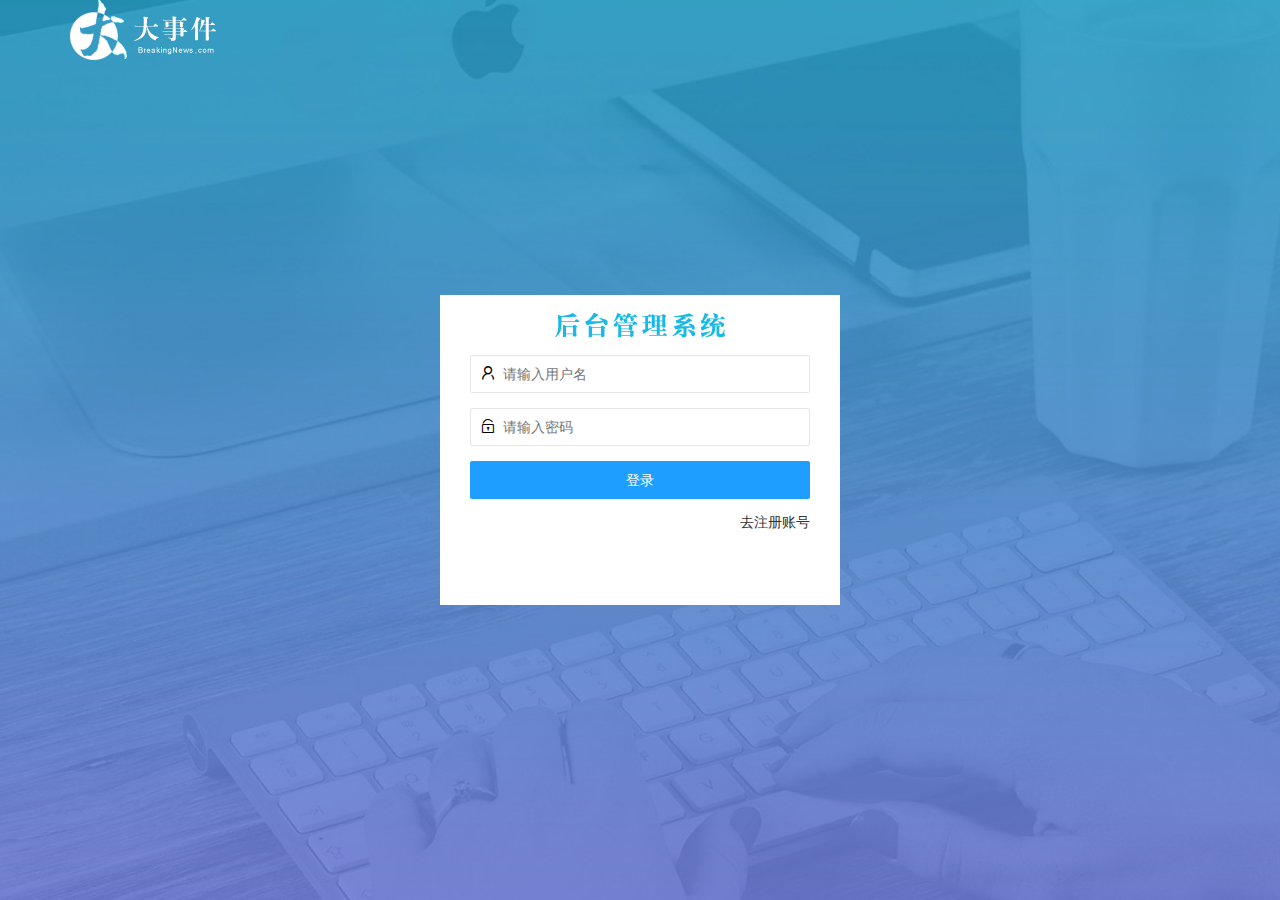
<file: login.html>
<!DOCTYPE html>
<html lang="en">

<head>
    <meta charset="UTF-8">
    <meta http-equiv="X-UA-Compatible" content="IE=edge">
    <meta name="viewport" content="width=device-width, initial-scale=1.0">
    <title>Document</title>
    <link rel="stylesheet" href="./assets/lib/layui/css/layui.css">
    <link rel="stylesheet" href="./assets/css/login.css">
</head>

<body>
    <!-- logo -->
    <div class="layui-main">
        <img src="/assets/images/logo.png" alt="">
    </div>
    <!-- 登录框 -->
    <div class="denglu">
        <div class="title-box"></div>
        <!-- 登录 -->
        <div class="login-box">
            <form class="layui-form" id="form-login" action="">
                <!-- 用户名 -->
                <div class="layui-form-item">
                    <i class="layui-icon layui-icon-username"></i>
                    <input type="text" name="username" required lay-verify="required" placeholder="请输入用户名"
                        autocomplete="off" class="layui-input" lay-verify="required">
                </div>
                <!-- 密码 -->
                <div class="layui-form-item">
                    <i class="layui-icon layui-icon-password"></i>
                    <input type="password" name="password" required lay-verify="required" placeholder="请输入密码"
                        autocomplete="off" class="layui-input" lay-verify="required">
                </div>
                <div class="layui-form-item">
                    <button class="layui-btn layui-btn-fluid layui-btn-normal" lay-submit>登录</button>
                </div>
                <div class="layui-form-item links">
                    <a href="javasript:;" id="link-reg">去注册账号</a>
                </div>
            </form>
        </div>



        <div class="reg-box">

            <form class="layui-form" id="form-reg" action="">
                <div class="layui-form-item">
                    <i class="layui-icon layui-icon-username"></i>
                    <input type="text" name="username" required lay-verify="required" placeholder="请输入用户名"
                        autocomplete="off" class="layui-input" lay-verify="required">
                </div>
                <div class="layui-form-item">
                    <i class="layui-icon layui-icon-password"></i>
                    <input type="password" name="password" required lay-verify="requiredshu|pwd" placeholder="请输入密码"
                        autocomplete="off" class="layui-input" lay-verify="required">
                </div>
                <div class="layui-form-item">
                    <i class="layui-icon layui-icon-password"></i>
                    <input type="password" name="repassword" required lay-verify="required|pwd|repwd" placeholder="确认密码"
                        autocomplete="off" class="layui-input" lay-verify="required">
                </div>
                <div class="layui-form-item">
                    <button class="layui-btn layui-btn-fluid layui-btn-normal" lay-submit>立即注册</button>
                </div>
                <div class="layui-form-item links">
                    <a href="javasript:;" id="link-login">去登录</a>
                </div>
            </form>
        </div>
    </div>
    <script src="./assets/lib/layui/layui.all.js"></script>
    <script src="./assets/lib/jquery.js"></script>
    <script src="./assets/js/baseAPI.js"></script>
    <script src="./assets/js/login.js"></script>
</body>

</html>
</file>
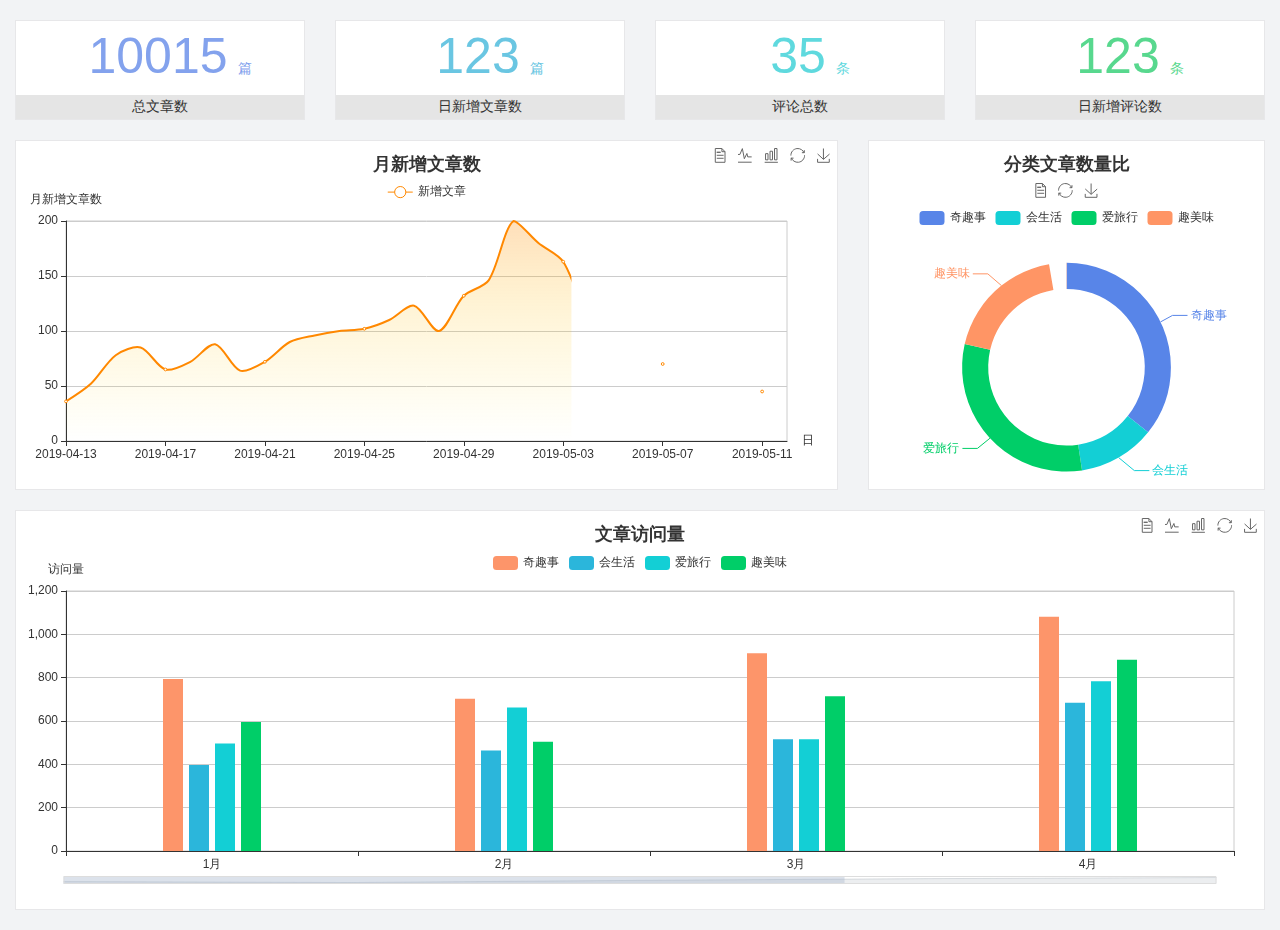
<file: home/dashboard.html>
<!DOCTYPE html>
<html lang="en">

<head>
  <meta charset="UTF-8">
  <meta name="viewport" content="width=device-width, initial-scale=1.0">
  <meta http-equiv="X-UA-Compatible" content="ie=edge">
  <title>图表统计</title>
  <link rel="stylesheet" href="../../assets/lib/bootstrap.css" />
  <link rel="stylesheet" href="../../assets/lib/main.css" />
  <script src="../../assets/lib/jquery.js"></script>
  <script type="text/javascript" src="../../assets/lib/echarts.min.js"></script>
</head>

<body>
  <div class="container-fluid">
    <div class="row spannel_list">
      <div class="col-sm-3 col-xs-6">
        <div class="spannel">
          <em>10015</em><span>篇</span>
          <b>总文章数</b>
        </div>
      </div>
      <div class="col-sm-3 col-xs-6">
        <div class="spannel scolor01">
          <em>123</em><span>篇</span>
          <b>日新增文章数</b>
        </div>
      </div>
      <div class="col-sm-3 col-xs-6">
        <div class="spannel scolor02">
          <em>35</em><span>条</span>
          <b>评论总数</b>
        </div>
      </div>
      <div class="col-sm-3 col-xs-6">
        <div class="spannel scolor03">
          <em>123</em><span>条</span>
          <b>日新增评论数</b>
        </div>
      </div>
    </div>
  </div>

  <div class="container-fluid">
    <div class="row curve-pie">
      <div class="col-lg-8 col-md-8">
        <div class="gragh_pannel" id="curve_show"></div>
      </div>
      <div class="col-lg-4 col-md-4">
        <div class="gragh_pannel" id="pie_show"></div>
      </div>
    </div>
  </div>

  <div class="container-fluid">
    <div class="column_pannel" id="column_show"></div>
  </div>

  <script>
    var oChart = echarts.init(document.getElementById('curve_show'));
    var aList_all = [
      { 'count': 36, 'date': '2019-04-13' },
      { 'count': 52, 'date': '2019-04-14' },
      { 'count': 78, 'date': '2019-04-15' },
      { 'count': 85, 'date': '2019-04-16' },
      { 'count': 65, 'date': '2019-04-17' },
      { 'count': 72, 'date': '2019-04-18' },
      { 'count': 88, 'date': '2019-04-19' },
      { 'count': 64, 'date': '2019-04-20' },
      { 'count': 72, 'date': '2019-04-21' },
      { 'count': 90, 'date': '2019-04-22' },
      { 'count': 96, 'date': '2019-04-23' },
      { 'count': 100, 'date': '2019-04-24' },
      { 'count': 102, 'date': '2019-04-25' },
      { 'count': 110, 'date': '2019-04-26' },
      { 'count': 123, 'date': '2019-04-27' },
      { 'count': 100, 'date': '2019-04-28' },
      { 'count': 132, 'date': '2019-04-29' },
      { 'count': 146, 'date': '2019-04-30' },
      { 'count': 200, 'date': '2019-05-01' },
      { 'count': 180, 'date': '2019-05-02' },
      { 'count': 163, 'date': '2019-05-03' },
      { 'count': 110, 'date': '2019-05-04' },
      { 'count': 80, 'date': '2019-05-05' },
      { 'count': 82, 'date': '2019-05-06' },
      { 'count': 70, 'date': '2019-05-07' },
      { 'count': 65, 'date': '2019-05-08' },
      { 'count': 54, 'date': '2019-05-09' },
      { 'count': 40, 'date': '2019-05-10' },
      { 'count': 45, 'date': '2019-05-11' },
      { 'count': 38, 'date': '2019-05-12' },
    ];

    let aCount = [];
    let aDate = [];

    for (var i = 0; i < aList_all.length; i++) {
      aCount.push(aList_all[i].count);
      aDate.push(aList_all[i].date);
    }

    var chartopt = {
      title: {
        text: '月新增文章数',
        left: 'center',
        top: '10'
      },
      tooltip: {
        trigger: 'axis'
      },
      legend: {
        data: ['新增文章'],
        top: '40'
      },
      toolbox: {
        show: true,
        feature: {
          mark: { show: true },
          dataView: { show: true, readOnly: false },
          magicType: { show: true, type: ['line', 'bar'] },
          restore: { show: true },
          saveAsImage: { show: true }
        }
      },
      calculable: true,
      xAxis: [
        {
          name: '日',
          type: 'category',
          boundaryGap: false,
          data: aDate
        }
      ],
      yAxis: [
        {
          name: '月新增文章数',
          type: 'value'
        }
      ],
      series: [
        {
          name: '新增文章',
          type: 'line',
          smooth: true,
          itemStyle: { normal: { areaStyle: { type: 'default' }, color: '#f80' }, lineStyle: { color: '#f80' } },
          data: aCount
        }],
      areaStyle: {
        normal: {
          color: new echarts.graphic.LinearGradient(0, 0, 0, 1, [{
            offset: 0,
            color: 'rgba(255,136,0,0.39)'
          }, {
            offset: .34,
            color: 'rgba(255,180,0,0.25)'
          }, {
            offset: 1,
            color: 'rgba(255,222,0,0.00)'
          }])

        }
      },
      grid: {
        show: true,
        x: 50,
        x2: 50,
        y: 80,
        height: 220
      }
    };

    oChart.setOption(chartopt);


    var oPie = echarts.init(document.getElementById('pie_show'));
    var oPieopt =
    {
      title: {
        top: 10,
        text: '分类文章数量比',
        x: 'center'
      },
      tooltip: {
        trigger: 'item',
        formatter: "{a} <br/>{b} : {c} ({d}%)"
      },
      color: ['#5885e8', '#13cfd5', '#00ce68', '#ff9565'],
      legend: {
        x: 'center',
        top: 65,
        data: ['奇趣事', '会生活', '爱旅行', '趣美味']
      },
      toolbox: {
        show: true,
        x: 'center',
        top: 35,
        feature: {
          mark: { show: true },
          dataView: { show: true, readOnly: false },
          magicType: {
            show: true,
            type: ['pie', 'funnel'],
            option: {
              funnel: {
                x: '25%',
                width: '50%',
                funnelAlign: 'left',
                max: 1548
              }
            }
          },
          restore: { show: true },
          saveAsImage: { show: true }
        }
      },
      calculable: true,
      series: [
        {
          name: '访问来源',
          type: 'pie',
          radius: ['45%', '60%'],
          center: ['50%', '65%'],
          data: [
            { value: 300, name: '奇趣事' },
            { value: 100, name: '会生活' },
            { value: 260, name: '爱旅行' },
            { value: 180, name: '趣美味' }
          ]
        }
      ]
    };
    oPie.setOption(oPieopt);



    var oColumn = this.echarts.init(document.getElementById('column_show'));
    var oColumnopt =
    {
      title: {
        text: '文章访问量',
        left: 'center',
        top: '10'
      },
      tooltip: {
        trigger: 'axis'
      },
      legend: {
        data: ['奇趣事', '会生活', '爱旅行', '趣美味'],
        top: '40'
      },
      toolbox: {
        show: true,
        feature: {
          mark: { show: true },
          dataView: { show: true, readOnly: false },
          magicType: { show: true, type: ['line', 'bar'] },
          restore: { show: true },
          saveAsImage: { show: true }
        }
      },
      calculable: true,
      xAxis: [
        {
          type: 'category',
          data: ['1月', '2月', '3月', '4月', '5月']
        }
      ],
      yAxis: [
        {
          name: '访问量',
          type: 'value'
        }
      ],
      series: [
        {
          name: '奇趣事',
          type: 'bar',
          barWidth: 20,
          itemStyle: {
            normal: { areaStyle: { type: 'default' }, color: '#fd956a' }
          },
          data: [800, 708, 920, 1090, 1200]
        },
        {
          name: '会生活',
          type: 'bar',
          barWidth: 20,
          itemStyle: {
            normal: { areaStyle: { type: 'default' }, color: '#2bb6db' }
          },
          data: [400, 468, 520, 690, 800]
        },
        {
          name: '爱旅行',
          type: 'bar',
          barWidth: 20,
          itemStyle: {
            normal: { areaStyle: { type: 'default' }, color: '#13cfd5' }
          },
          data: [500, 668, 520, 790, 900]
        },
        {
          name: '趣美味',
          type: 'bar',
          barWidth: 20,
          itemStyle: {
            normal: { areaStyle: { type: 'default' }, color: '#00ce68' }
          },
          data: [600, 508, 720, 890, 1000]
        }
      ],
      grid: {
        show: true,
        x: 50,
        x2: 30,
        y: 80,
        height: 260
      },
      dataZoom: [//给x轴设置滚动条
        {
          start: 0,//默认为0
          end: 100 - 1000 / 31,//默认为100
          type: 'slider',
          show: true,
          xAxisIndex: [0],
          handleSize: 0,//滑动条的 左右2个滑动条的大小
          height: 8,//组件高度
          left: 45, //左边的距离
          right: 50,//右边的距离
          bottom: 26,//右边的距离
          handleColor: '#ddd',//h滑动图标的颜色
          handleStyle: {
            borderColor: "#cacaca",
            borderWidth: "1",
            shadowBlur: 2,
            background: "#ddd",
            shadowColor: "#ddd",
          }
        }]
    };
    oColumn.setOption(oColumnopt);
  </script>
</body>

</html>
</file>
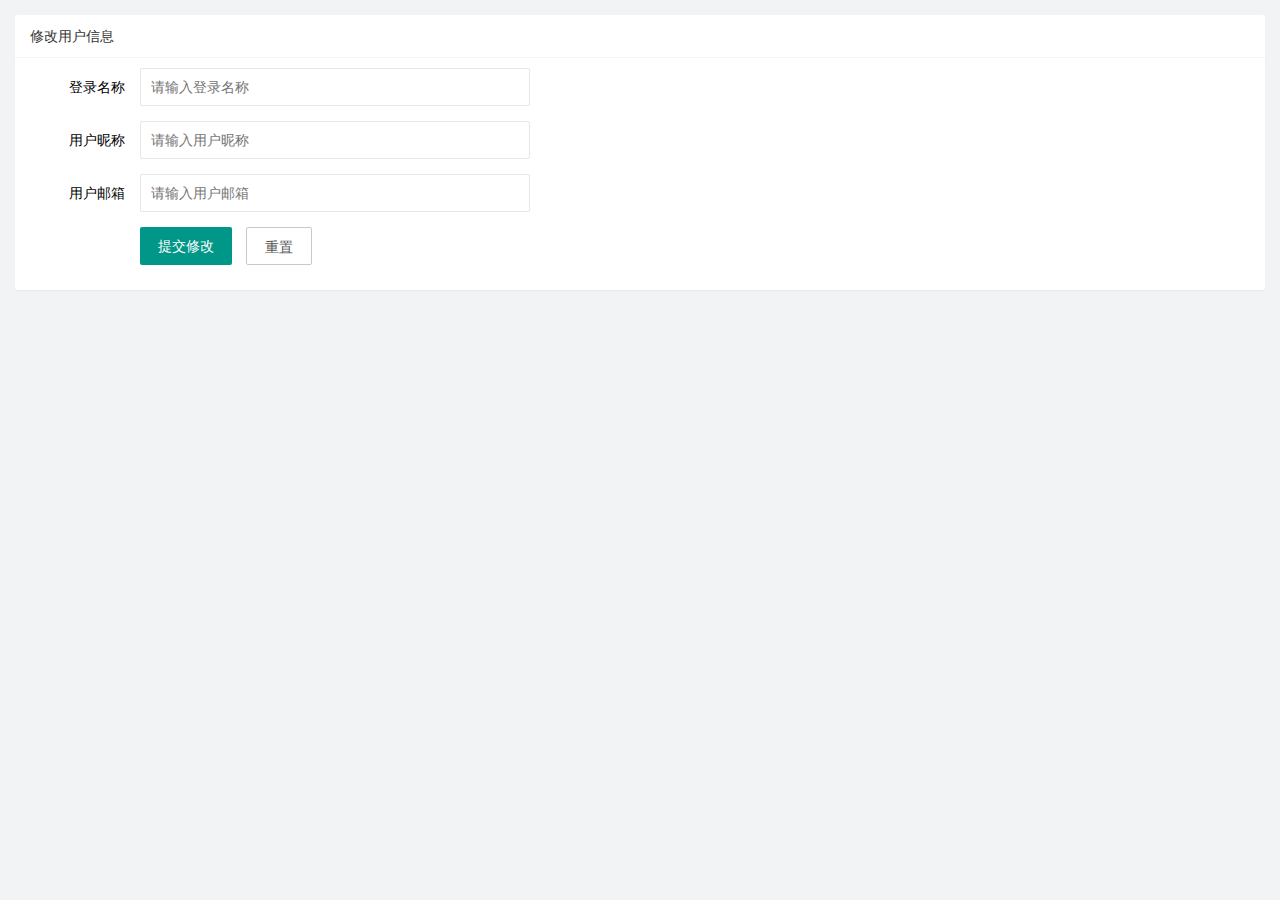
<file: user/user_info.html>
<!DOCTYPE html>
<html lang="en">

<head>
    <meta charset="UTF-8">
    <meta http-equiv="X-UA-Compatible" content="IE=edge">
    <meta name="viewport" content="width=device-width, initial-scale=1.0">
    <title>Document</title>
    <link rel="stylesheet" href="/assets/lib/layui/css/layui.css">
    <link rel="stylesheet" href="/assets/css/user/user_info.css">
</head>

<body>
    <!-- 卡片区 -->
    <div class="layui-card">
        <div class="layui-card-header">修改用户信息</div>
        <div class="layui-card-body">
            <!-- 表单区域 -->
            <form class="layui-form" lay-filter="formUserInfo">
                <input type="hidden" name="id" value="">
                <div class="layui-form-item">
                    <label class="layui-form-label">登录名称</label>
                    <div class="layui-input-block">
                        <input type="text" name="username" required lay-verify="required" placeholder="请输入登录名称"
                            autocomplete="off" class="layui-input" readonly>
                    </div>
                </div>
                <div class="layui-form-item">
                    <label class="layui-form-label">用户昵称</label>
                    <div class="layui-input-block">
                        <input type="text" name="nickname" required lay-verify="required|nickname" placeholder="请输入用户昵称"
                            autocomplete="off" class="layui-input">
                    </div>
                </div>
                <div class="layui-form-item">
                    <label class="layui-form-label">用户邮箱</label>
                    <div class="layui-input-block">
                        <input type="text" name="email" required lay-verify="required|email" placeholder="请输入用户邮箱"
                            autocomplete="off" class="layui-input">
                    </div>
                </div>
                <div class="layui-form-item">
                    <div class="layui-input-block">
                        <button class="layui-btn" lay-submit lay-filter="formDemo">提交修改</button>
                        <button type="reset" class="layui-btn layui-btn-primary" id="btnReset">重置</button>
                    </div>
                </div>
            </form>
        </div>
    </div>
    <script src="/assets/lib/layui/layui.all.js"></script>
    <script src="/assets/lib/jquery.js"></script>
    <script src="/assets/js/baseAPI.js"></script>
    <script src="/assets/js/user/user_info.js"></script>
</body>

</html>
</file>
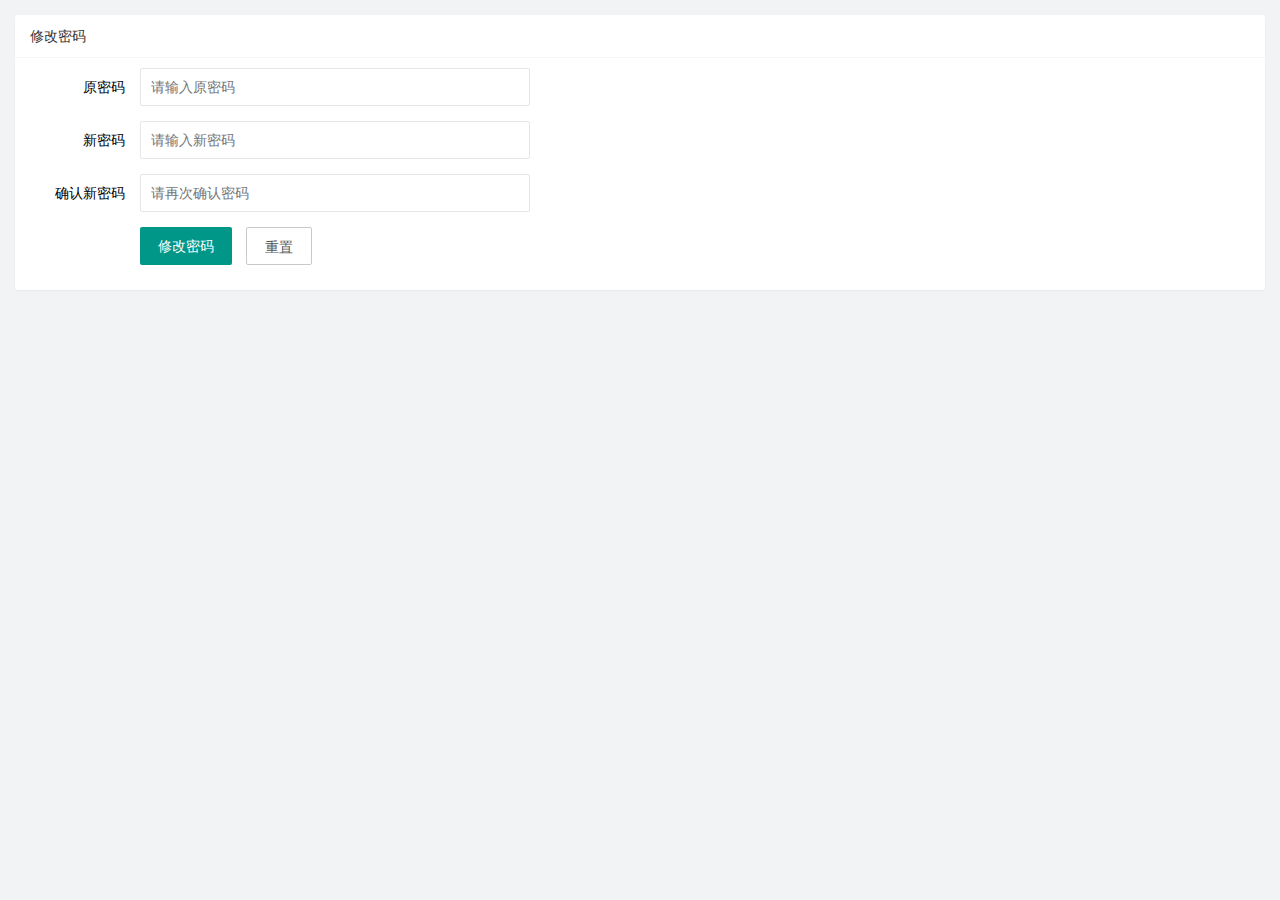
<file: user/user_pwd.html>
<!DOCTYPE html>
<html lang="en">

<head>
    <meta charset="UTF-8" />
    <meta name="viewport" content="width=device-width, initial-scale=1.0" />
    <title>Document</title>
    <link rel="stylesheet" href="/assets/lib/layui/css/layui.css" />
    <link rel="stylesheet" href="/assets/css/user/user_pwd.css" />
</head>

<body>
    <!-- 卡片区域 -->
    <div class="layui-card">
        <div class="layui-card-header">修改密码</div>
        <div class="layui-card-body">
            <form class="layui-form">
                <div class="layui-form-item">
                    <label class="layui-form-label">原密码</label>
                    <div class="layui-input-block">
                        <input type="password" name="oldPwd" required lay-verify="required|pwd" placeholder="请输入原密码"
                            autocomplete="off" class="layui-input" />
                    </div>
                </div>
                <div class="layui-form-item">
                    <label class="layui-form-label">新密码</label>
                    <div class="layui-input-block">
                        <input type="password" name="newPwd" required lay-verify="required|pwd|samepwd" placeholder="请输入新密码"
                            autocomplete="off" class="layui-input" />
                    </div>
                </div>
                <div class="layui-form-item">
                    <label class="layui-form-label">确认新密码</label>
                    <div class="layui-input-block">
                        <input type="password" name="rePwd" required lay-verify="required|pwd|rePwd" placeholder="请再次确认密码"
                            autocomplete="off" class="layui-input" />
                    </div>
                </div>
                <div class="layui-form-item">
                    <div class="layui-input-block">
                        <button class="layui-btn" lay-submit lay-filter="formDemo">修改密码</button>
                        <button type="reset" class="layui-btn layui-btn-primary">重置</button>
                    </div>
                </div>
            </form>
        </div>
    </div>
    <script src="/assets/lib/layui/layui.all.js"></script>
    <!-- 导入 jQuery -->
    <script src="/assets/lib/jquery.js"></script>
    <!-- 导入 baseAPI -->
    <script src="/assets/js/baseAPI.js"></script>
    <!-- 导入自己的 js -->
    <script src="/assets/js/user/user_pwd.js"></script>
</body>

</html>
</file>
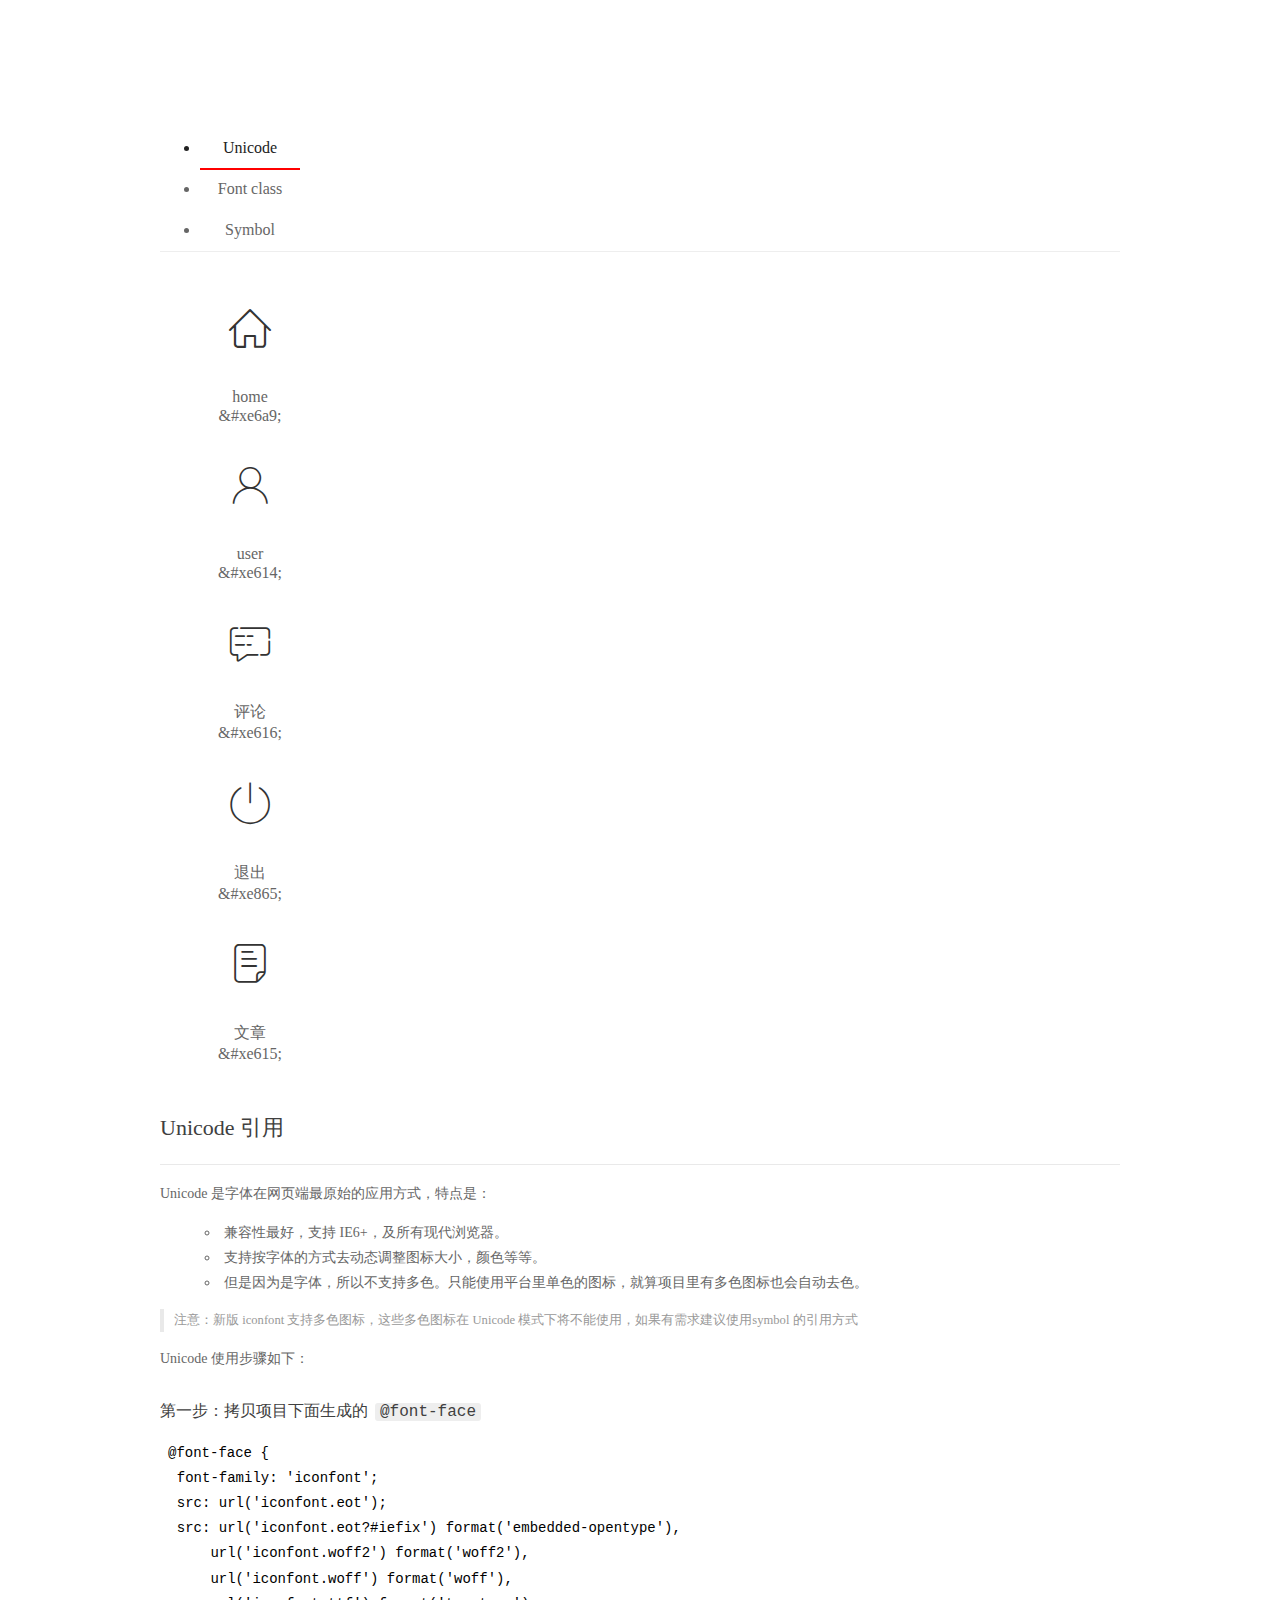
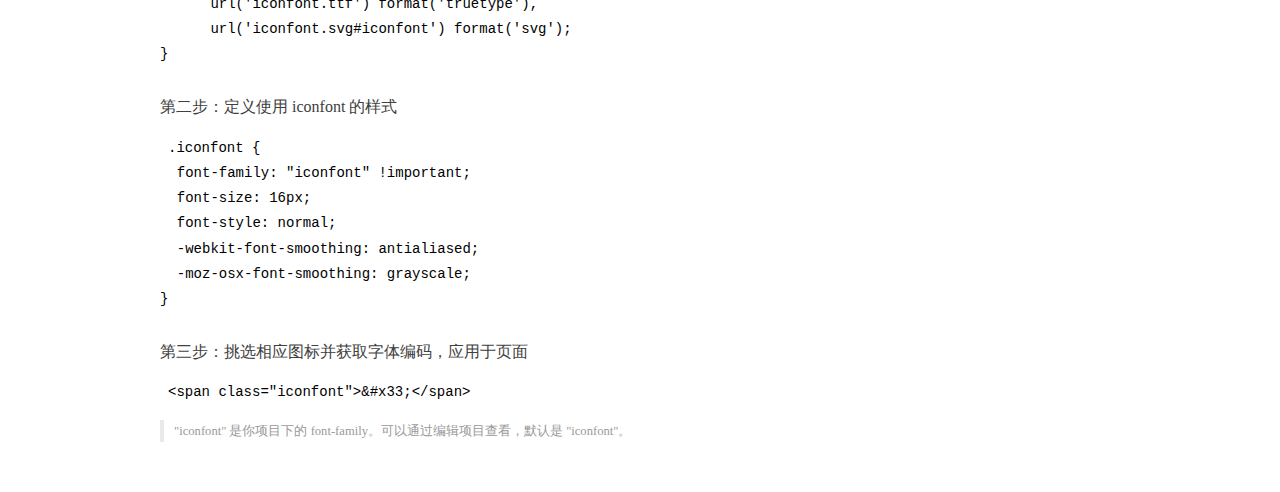
<file: assets/fonts/demo_index.html>
<!DOCTYPE html>
<html>
<head>
  <meta charset="utf-8"/>
  <title>IconFont Demo</title>
  <link rel="shortcut icon" href="https://gtms04.alicdn.com/tps/i4/TB1_oz6GVXXXXaFXpXXJDFnIXXX-64-64.ico" type="image/x-icon"/>
  <link rel="stylesheet" href="https://g.alicdn.com/thx/cube/1.3.2/cube.min.css">
  <link rel="stylesheet" href="demo.css">
  <link rel="stylesheet" href="iconfont.css">
  <script src="iconfont.js"></script>
  <!-- jQuery -->
  <script src="https://a1.alicdn.com/oss/uploads/2018/12/26/7bfddb60-08e8-11e9-9b04-53e73bb6408b.js"></script>
  <!-- 代码高亮 -->
  <script src="https://a1.alicdn.com/oss/uploads/2018/12/26/a3f714d0-08e6-11e9-8a15-ebf944d7534c.js"></script>
</head>
<body>
  <div class="main">
    <h1 class="logo"><a href="https://www.iconfont.cn/" title="iconfont 首页" target="_blank">&#xe86b;</a></h1>
    <div class="nav-tabs">
      <ul id="tabs" class="dib-box">
        <li class="dib active"><span>Unicode</span></li>
        <li class="dib"><span>Font class</span></li>
        <li class="dib"><span>Symbol</span></li>
      </ul>
      
    </div>
    <div class="tab-container">
      <div class="content unicode" style="display: block;">
          <ul class="icon_lists dib-box">
          
            <li class="dib">
              <span class="icon iconfont">&#xe6a9;</span>
                <div class="name">home</div>
                <div class="code-name">&amp;#xe6a9;</div>
              </li>
          
            <li class="dib">
              <span class="icon iconfont">&#xe614;</span>
                <div class="name">user</div>
                <div class="code-name">&amp;#xe614;</div>
              </li>
          
            <li class="dib">
              <span class="icon iconfont">&#xe616;</span>
                <div class="name">评论</div>
                <div class="code-name">&amp;#xe616;</div>
              </li>
          
            <li class="dib">
              <span class="icon iconfont">&#xe865;</span>
                <div class="name">退出</div>
                <div class="code-name">&amp;#xe865;</div>
              </li>
          
            <li class="dib">
              <span class="icon iconfont">&#xe615;</span>
                <div class="name">文章</div>
                <div class="code-name">&amp;#xe615;</div>
              </li>
          
          </ul>
          <div class="article markdown">
          <h2 id="unicode-">Unicode 引用</h2>
          <hr>

          <p>Unicode 是字体在网页端最原始的应用方式，特点是：</p>
          <ul>
            <li>兼容性最好，支持 IE6+，及所有现代浏览器。</li>
            <li>支持按字体的方式去动态调整图标大小，颜色等等。</li>
            <li>但是因为是字体，所以不支持多色。只能使用平台里单色的图标，就算项目里有多色图标也会自动去色。</li>
          </ul>
          <blockquote>
            <p>注意：新版 iconfont 支持多色图标，这些多色图标在 Unicode 模式下将不能使用，如果有需求建议使用symbol 的引用方式</p>
          </blockquote>
          <p>Unicode 使用步骤如下：</p>
          <h3 id="-font-face">第一步：拷贝项目下面生成的 <code>@font-face</code></h3>
<pre><code class="language-css"
>@font-face {
  font-family: 'iconfont';
  src: url('iconfont.eot');
  src: url('iconfont.eot?#iefix') format('embedded-opentype'),
      url('iconfont.woff2') format('woff2'),
      url('iconfont.woff') format('woff'),
      url('iconfont.ttf') format('truetype'),
      url('iconfont.svg#iconfont') format('svg');
}
</code></pre>
          <h3 id="-iconfont-">第二步：定义使用 iconfont 的样式</h3>
<pre><code class="language-css"
>.iconfont {
  font-family: "iconfont" !important;
  font-size: 16px;
  font-style: normal;
  -webkit-font-smoothing: antialiased;
  -moz-osx-font-smoothing: grayscale;
}
</code></pre>
          <h3 id="-">第三步：挑选相应图标并获取字体编码，应用于页面</h3>
<pre>
<code class="language-html"
>&lt;span class="iconfont"&gt;&amp;#x33;&lt;/span&gt;
</code></pre>
          <blockquote>
            <p>"iconfont" 是你项目下的 font-family。可以通过编辑项目查看，默认是 "iconfont"。</p>
          </blockquote>
          </div>
      </div>
      <div class="content font-class">
        <ul class="icon_lists dib-box">
          
          <li class="dib">
            <span class="icon iconfont icon-home"></span>
            <div class="name">
              home
            </div>
            <div class="code-name">.icon-home
            </div>
          </li>
          
          <li class="dib">
            <span class="icon iconfont icon-user"></span>
            <div class="name">
              user
            </div>
            <div class="code-name">.icon-user
            </div>
          </li>
          
          <li class="dib">
            <span class="icon iconfont icon-pinglun"></span>
            <div class="name">
              评论
            </div>
            <div class="code-name">.icon-pinglun
            </div>
          </li>
          
          <li class="dib">
            <span class="icon iconfont icon-tuichu"></span>
            <div class="name">
              退出
            </div>
            <div class="code-name">.icon-tuichu
            </div>
          </li>
          
          <li class="dib">
            <span class="icon iconfont icon-16"></span>
            <div class="name">
              文章
            </div>
            <div class="code-name">.icon-16
            </div>
          </li>
          
        </ul>
        <div class="article markdown">
        <h2 id="font-class-">font-class 引用</h2>
        <hr>

        <p>font-class 是 Unicode 使用方式的一种变种，主要是解决 Unicode 书写不直观，语意不明确的问题。</p>
        <p>与 Unicode 使用方式相比，具有如下特点：</p>
        <ul>
          <li>兼容性良好，支持 IE8+，及所有现代浏览器。</li>
          <li>相比于 Unicode 语意明确，书写更直观。可以很容易分辨这个 icon 是什么。</li>
          <li>因为使用 class 来定义图标，所以当要替换图标时，只需要修改 class 里面的 Unicode 引用。</li>
          <li>不过因为本质上还是使用的字体，所以多色图标还是不支持的。</li>
        </ul>
        <p>使用步骤如下：</p>
        <h3 id="-fontclass-">第一步：引入项目下面生成的 fontclass 代码：</h3>
<pre><code class="language-html">&lt;link rel="stylesheet" href="./iconfont.css"&gt;
</code></pre>
        <h3 id="-">第二步：挑选相应图标并获取类名，应用于页面：</h3>
<pre><code class="language-html">&lt;span class="iconfont icon-xxx"&gt;&lt;/span&gt;
</code></pre>
        <blockquote>
          <p>"
            iconfont" 是你项目下的 font-family。可以通过编辑项目查看，默认是 "iconfont"。</p>
        </blockquote>
      </div>
      </div>
      <div class="content symbol">
          <ul class="icon_lists dib-box">
          
            <li class="dib">
                <svg class="icon svg-icon" aria-hidden="true">
                  <use xlink:href="#icon-home"></use>
                </svg>
                <div class="name">home</div>
                <div class="code-name">#icon-home</div>
            </li>
          
            <li class="dib">
                <svg class="icon svg-icon" aria-hidden="true">
                  <use xlink:href="#icon-user"></use>
                </svg>
                <div class="name">user</div>
                <div class="code-name">#icon-user</div>
            </li>
          
            <li class="dib">
                <svg class="icon svg-icon" aria-hidden="true">
                  <use xlink:href="#icon-pinglun"></use>
                </svg>
                <div class="name">评论</div>
                <div class="code-name">#icon-pinglun</div>
            </li>
          
            <li class="dib">
                <svg class="icon svg-icon" aria-hidden="true">
                  <use xlink:href="#icon-tuichu"></use>
                </svg>
                <div class="name">退出</div>
                <div class="code-name">#icon-tuichu</div>
            </li>
          
            <li class="dib">
                <svg class="icon svg-icon" aria-hidden="true">
                  <use xlink:href="#icon-16"></use>
                </svg>
                <div class="name">文章</div>
                <div class="code-name">#icon-16</div>
            </li>
          
          </ul>
          <div class="article markdown">
          <h2 id="symbol-">Symbol 引用</h2>
          <hr>

          <p>这是一种全新的使用方式，应该说这才是未来的主流，也是平台目前推荐的用法。相关介绍可以参考这篇<a href="">文章</a>
            这种用法其实是做了一个 SVG 的集合，与另外两种相比具有如下特点：</p>
          <ul>
            <li>支持多色图标了，不再受单色限制。</li>
            <li>通过一些技巧，支持像字体那样，通过 <code>font-size</code>, <code>color</code> 来调整样式。</li>
            <li>兼容性较差，支持 IE9+，及现代浏览器。</li>
            <li>浏览器渲染 SVG 的性能一般，还不如 png。</li>
          </ul>
          <p>使用步骤如下：</p>
          <h3 id="-symbol-">第一步：引入项目下面生成的 symbol 代码：</h3>
<pre><code class="language-html">&lt;script src="./iconfont.js"&gt;&lt;/script&gt;
</code></pre>
          <h3 id="-css-">第二步：加入通用 CSS 代码（引入一次就行）：</h3>
<pre><code class="language-html">&lt;style&gt;
.icon {
  width: 1em;
  height: 1em;
  vertical-align: -0.15em;
  fill: currentColor;
  overflow: hidden;
}
&lt;/style&gt;
</code></pre>
          <h3 id="-">第三步：挑选相应图标并获取类名，应用于页面：</h3>
<pre><code class="language-html">&lt;svg class="icon" aria-hidden="true"&gt;
  &lt;use xlink:href="#icon-xxx"&gt;&lt;/use&gt;
&lt;/svg&gt;
</code></pre>
          </div>
      </div>

    </div>
  </div>
  <script>
  $(document).ready(function () {
      $('.tab-container .content:first').show()

      $('#tabs li').click(function (e) {
        var tabContent = $('.tab-container .content')
        var index = $(this).index()

        if ($(this).hasClass('active')) {
          return
        } else {
          $('#tabs li').removeClass('active')
          $(this).addClass('active')

          tabContent.hide().eq(index).fadeIn()
        }
      })
    })
  </script>
</body>
</html>
</file>
<file: assets/lib/layui/css/layui.css>
/** layui-v2.5.5 MIT License By https://www.layui.com */
 .layui-inline,img{display:inline-block;vertical-align:middle}h1,h2,h3,h4,h5,h6{font-weight:400}.layui-edge,.layui-header,.layui-inline,.layui-main{position:relative}.layui-body,.layui-edge,.layui-elip{overflow:hidden}.layui-btn,.layui-edge,.layui-inline,img{vertical-align:middle}.layui-btn,.layui-disabled,.layui-icon,.layui-unselect{-moz-user-select:none;-webkit-user-select:none;-ms-user-select:none}.layui-elip,.layui-form-checkbox span,.layui-form-pane .layui-form-label{text-overflow:ellipsis;white-space:nowrap}.layui-breadcrumb,.layui-tree-btnGroup{visibility:hidden}blockquote,body,button,dd,div,dl,dt,form,h1,h2,h3,h4,h5,h6,input,li,ol,p,pre,td,textarea,th,ul{margin:0;padding:0;-webkit-tap-highlight-color:rgba(0,0,0,0)}a:active,a:hover{outline:0}img{border:none}li{list-style:none}table{border-collapse:collapse;border-spacing:0}h4,h5,h6{font-size:100%}button,input,optgroup,option,select,textarea{font-family:inherit;font-size:inherit;font-style:inherit;font-weight:inherit;outline:0}pre{white-space:pre-wrap;white-space:-moz-pre-wrap;white-space:-pre-wrap;white-space:-o-pre-wrap;word-wrap:break-word}body{line-height:24px;font:14px Helvetica Neue,Helvetica,PingFang SC,Tahoma,Arial,sans-serif}hr{height:1px;margin:10px 0;border:0;clear:both}a{color:#333;text-decoration:none}a:hover{color:#777}a cite{font-style:normal;*cursor:pointer}.layui-border-box,.layui-border-box *{box-sizing:border-box}.layui-box,.layui-box *{box-sizing:content-box}.layui-clear{clear:both;*zoom:1}.layui-clear:after{content:'\20';clear:both;*zoom:1;display:block;height:0}.layui-inline{*display:inline;*zoom:1}.layui-edge{display:inline-block;width:0;height:0;border-width:6px;border-style:dashed;border-color:transparent}.layui-edge-top{top:-4px;border-bottom-color:#999;border-bottom-style:solid}.layui-edge-right{border-left-color:#999;border-left-style:solid}.layui-edge-bottom{top:2px;border-top-color:#999;border-top-style:solid}.layui-edge-left{border-right-color:#999;border-right-style:solid}.layui-disabled,.layui-disabled:hover{color:#d2d2d2!important;cursor:not-allowed!important}.layui-circle{border-radius:100%}.layui-show{display:block!important}.layui-hide{display:none!important}@font-face{font-family:layui-icon;src:url(../font/iconfont.eot?v=250);src:url(../font/iconfont.eot?v=250#iefix) format('embedded-opentype'),url(../font/iconfont.woff2?v=250) format('woff2'),url(../font/iconfont.woff?v=250) format('woff'),url(../font/iconfont.ttf?v=250) format('truetype'),url(../font/iconfont.svg?v=250#layui-icon) format('svg')}.layui-icon{font-family:layui-icon!important;font-size:16px;font-style:normal;-webkit-font-smoothing:antialiased;-moz-osx-font-smoothing:grayscale}.layui-icon-reply-fill:before{content:"\e611"}.layui-icon-set-fill:before{content:"\e614"}.layui-icon-menu-fill:before{content:"\e60f"}.layui-icon-search:before{content:"\e615"}.layui-icon-share:before{content:"\e641"}.layui-icon-set-sm:before{content:"\e620"}.layui-icon-engine:before{content:"\e628"}.layui-icon-close:before{content:"\1006"}.layui-icon-close-fill:before{content:"\1007"}.layui-icon-chart-screen:before{content:"\e629"}.layui-icon-star:before{content:"\e600"}.layui-icon-circle-dot:before{content:"\e617"}.layui-icon-chat:before{content:"\e606"}.layui-icon-release:before{content:"\e609"}.layui-icon-list:before{content:"\e60a"}.layui-icon-chart:before{content:"\e62c"}.layui-icon-ok-circle:before{content:"\1005"}.layui-icon-layim-theme:before{content:"\e61b"}.layui-icon-table:before{content:"\e62d"}.layui-icon-right:before{content:"\e602"}.layui-icon-left:before{content:"\e603"}.layui-icon-cart-simple:before{content:"\e698"}.layui-icon-face-cry:before{content:"\e69c"}.layui-icon-face-smile:before{content:"\e6af"}.layui-icon-survey:before{content:"\e6b2"}.layui-icon-tree:before{content:"\e62e"}.layui-icon-upload-circle:before{content:"\e62f"}.layui-icon-add-circle:before{content:"\e61f"}.layui-icon-download-circle:before{content:"\e601"}.layui-icon-templeate-1:before{content:"\e630"}.layui-icon-util:before{content:"\e631"}.layui-icon-face-surprised:before{content:"\e664"}.layui-icon-edit:before{content:"\e642"}.layui-icon-speaker:before{content:"\e645"}.layui-icon-down:before{content:"\e61a"}.layui-icon-file:before{content:"\e621"}.layui-icon-layouts:before{content:"\e632"}.layui-icon-rate-half:before{content:"\e6c9"}.layui-icon-add-circle-fine:before{content:"\e608"}.layui-icon-prev-circle:before{content:"\e633"}.layui-icon-read:before{content:"\e705"}.layui-icon-404:before{content:"\e61c"}.layui-icon-carousel:before{content:"\e634"}.layui-icon-help:before{content:"\e607"}.layui-icon-code-circle:before{content:"\e635"}.layui-icon-water:before{content:"\e636"}.layui-icon-username:before{content:"\e66f"}.layui-icon-find-fill:before{content:"\e670"}.layui-icon-about:before{content:"\e60b"}.layui-icon-location:before{content:"\e715"}.layui-icon-up:before{content:"\e619"}.layui-icon-pause:before{content:"\e651"}.layui-icon-date:before{content:"\e637"}.layui-icon-layim-uploadfile:before{content:"\e61d"}.layui-icon-delete:before{content:"\e640"}.layui-icon-play:before{content:"\e652"}.layui-icon-top:before{content:"\e604"}.layui-icon-friends:before{content:"\e612"}.layui-icon-refresh-3:before{content:"\e9aa"}.layui-icon-ok:before{content:"\e605"}.layui-icon-layer:before{content:"\e638"}.layui-icon-face-smile-fine:before{content:"\e60c"}.layui-icon-dollar:before{content:"\e659"}.layui-icon-group:before{content:"\e613"}.layui-icon-layim-download:before{content:"\e61e"}.layui-icon-picture-fine:before{content:"\e60d"}.layui-icon-link:before{content:"\e64c"}.layui-icon-diamond:before{content:"\e735"}.layui-icon-log:before{content:"\e60e"}.layui-icon-rate-solid:before{content:"\e67a"}.layui-icon-fonts-del:before{content:"\e64f"}.layui-icon-unlink:before{content:"\e64d"}.layui-icon-fonts-clear:before{content:"\e639"}.layui-icon-triangle-r:before{content:"\e623"}.layui-icon-circle:before{content:"\e63f"}.layui-icon-radio:before{content:"\e643"}.layui-icon-align-center:before{content:"\e647"}.layui-icon-align-right:before{content:"\e648"}.layui-icon-align-left:before{content:"\e649"}.layui-icon-loading-1:before{content:"\e63e"}.layui-icon-return:before{content:"\e65c"}.layui-icon-fonts-strong:before{content:"\e62b"}.layui-icon-upload:before{content:"\e67c"}.layui-icon-dialogue:before{content:"\e63a"}.layui-icon-video:before{content:"\e6ed"}.layui-icon-headset:before{content:"\e6fc"}.layui-icon-cellphone-fine:before{content:"\e63b"}.layui-icon-add-1:before{content:"\e654"}.layui-icon-face-smile-b:before{content:"\e650"}.layui-icon-fonts-html:before{content:"\e64b"}.layui-icon-form:before{content:"\e63c"}.layui-icon-cart:before{content:"\e657"}.layui-icon-camera-fill:before{content:"\e65d"}.layui-icon-tabs:before{content:"\e62a"}.layui-icon-fonts-code:before{content:"\e64e"}.layui-icon-fire:before{content:"\e756"}.layui-icon-set:before{content:"\e716"}.layui-icon-fonts-u:before{content:"\e646"}.layui-icon-triangle-d:before{content:"\e625"}.layui-icon-tips:before{content:"\e702"}.layui-icon-picture:before{content:"\e64a"}.layui-icon-more-vertical:before{content:"\e671"}.layui-icon-flag:before{content:"\e66c"}.layui-icon-loading:before{content:"\e63d"}.layui-icon-fonts-i:before{content:"\e644"}.layui-icon-refresh-1:before{content:"\e666"}.layui-icon-rmb:before{content:"\e65e"}.layui-icon-home:before{content:"\e68e"}.layui-icon-user:before{content:"\e770"}.layui-icon-notice:before{content:"\e667"}.layui-icon-login-weibo:before{content:"\e675"}.layui-icon-voice:before{content:"\e688"}.layui-icon-upload-drag:before{content:"\e681"}.layui-icon-login-qq:before{content:"\e676"}.layui-icon-snowflake:before{content:"\e6b1"}.layui-icon-file-b:before{content:"\e655"}.layui-icon-template:before{content:"\e663"}.layui-icon-auz:before{content:"\e672"}.layui-icon-console:before{content:"\e665"}.layui-icon-app:before{content:"\e653"}.layui-icon-prev:before{content:"\e65a"}.layui-icon-website:before{content:"\e7ae"}.layui-icon-next:before{content:"\e65b"}.layui-icon-component:before{content:"\e857"}.layui-icon-more:before{content:"\e65f"}.layui-icon-login-wechat:before{content:"\e677"}.layui-icon-shrink-right:before{content:"\e668"}.layui-icon-spread-left:before{content:"\e66b"}.layui-icon-camera:before{content:"\e660"}.layui-icon-note:before{content:"\e66e"}.layui-icon-refresh:before{content:"\e669"}.layui-icon-female:before{content:"\e661"}.layui-icon-male:before{content:"\e662"}.layui-icon-password:before{content:"\e673"}.layui-icon-senior:before{content:"\e674"}.layui-icon-theme:before{content:"\e66a"}.layui-icon-tread:before{content:"\e6c5"}.layui-icon-praise:before{content:"\e6c6"}.layui-icon-star-fill:before{content:"\e658"}.layui-icon-rate:before{content:"\e67b"}.layui-icon-template-1:before{content:"\e656"}.layui-icon-vercode:before{content:"\e679"}.layui-icon-cellphone:before{content:"\e678"}.layui-icon-screen-full:before{content:"\e622"}.layui-icon-screen-restore:before{content:"\e758"}.layui-icon-cols:before{content:"\e610"}.layui-icon-export:before{content:"\e67d"}.layui-icon-print:before{content:"\e66d"}.layui-icon-slider:before{content:"\e714"}.layui-icon-addition:before{content:"\e624"}.layui-icon-subtraction:before{content:"\e67e"}.layui-icon-service:before{content:"\e626"}.layui-icon-transfer:before{content:"\e691"}.layui-main{width:1140px;margin:0 auto}.layui-header{z-index:1000;height:60px}.layui-header a:hover{transition:all .5s;-webkit-transition:all .5s}.layui-side{position:fixed;left:0;top:0;bottom:0;z-index:999;width:200px;overflow-x:hidden}.layui-side-scroll{position:relative;width:220px;height:100%;overflow-x:hidden}.layui-body{position:absolute;left:200px;right:0;top:0;bottom:0;z-index:998;width:auto;overflow-y:auto;box-sizing:border-box}.layui-layout-body{overflow:hidden}.layui-layout-admin .layui-header{background-color:#23262E}.layui-layout-admin .layui-side{top:60px;width:200px;overflow-x:hidden}.layui-layout-admin .layui-body{position:fixed;top:60px;bottom:44px}.layui-layout-admin .layui-main{width:auto;margin:0 15px}.layui-layout-admin .layui-footer{position:fixed;left:200px;right:0;bottom:0;height:44px;line-height:44px;padding:0 15px;background-color:#eee}.layui-layout-admin .layui-logo{position:absolute;left:0;top:0;width:200px;height:100%;line-height:60px;text-align:center;color:#009688;font-size:16px}.layui-layout-admin .layui-header .layui-nav{background:0 0}.layui-layout-left{position:absolute!important;left:200px;top:0}.layui-layout-right{position:absolute!important;right:0;top:0}.layui-container{position:relative;margin:0 auto;padding:0 15px;box-sizing:border-box}.layui-fluid{position:relative;margin:0 auto;padding:0 15px}.layui-row:after,.layui-row:before{content:'';display:block;clear:both}.layui-col-lg1,.layui-col-lg10,.layui-col-lg11,.layui-col-lg12,.layui-col-lg2,.layui-col-lg3,.layui-col-lg4,.layui-col-lg5,.layui-col-lg6,.layui-col-lg7,.layui-col-lg8,.layui-col-lg9,.layui-col-md1,.layui-col-md10,.layui-col-md11,.layui-col-md12,.layui-col-md2,.layui-col-md3,.layui-col-md4,.layui-col-md5,.layui-col-md6,.layui-col-md7,.layui-col-md8,.layui-col-md9,.layui-col-sm1,.layui-col-sm10,.layui-col-sm11,.layui-col-sm12,.layui-col-sm2,.layui-col-sm3,.layui-col-sm4,.layui-col-sm5,.layui-col-sm6,.layui-col-sm7,.layui-col-sm8,.layui-col-sm9,.layui-col-xs1,.layui-col-xs10,.layui-col-xs11,.layui-col-xs12,.layui-col-xs2,.layui-col-xs3,.layui-col-xs4,.layui-col-xs5,.layui-col-xs6,.layui-col-xs7,.layui-col-xs8,.layui-col-xs9{position:relative;display:block;box-sizing:border-box}.layui-col-xs1,.layui-col-xs10,.layui-col-xs11,.layui-col-xs12,.layui-col-xs2,.layui-col-xs3,.layui-col-xs4,.layui-col-xs5,.layui-col-xs6,.layui-col-xs7,.layui-col-xs8,.layui-col-xs9{float:left}.layui-col-xs1{width:8.33333333%}.layui-col-xs2{width:16.66666667%}.layui-col-xs3{width:25%}.layui-col-xs4{width:33.33333333%}.layui-col-xs5{width:41.66666667%}.layui-col-xs6{width:50%}.layui-col-xs7{width:58.33333333%}.layui-col-xs8{width:66.66666667%}.layui-col-xs9{width:75%}.layui-col-xs10{width:83.33333333%}.layui-col-xs11{width:91.66666667%}.layui-col-xs12{width:100%}.layui-col-xs-offset1{margin-left:8.33333333%}.layui-col-xs-offset2{margin-left:16.66666667%}.layui-col-xs-offset3{margin-left:25%}.layui-col-xs-offset4{margin-left:33.33333333%}.layui-col-xs-offset5{margin-left:41.66666667%}.layui-col-xs-offset6{margin-left:50%}.layui-col-xs-offset7{margin-left:58.33333333%}.layui-col-xs-offset8{margin-left:66.66666667%}.layui-col-xs-offset9{margin-left:75%}.layui-col-xs-offset10{margin-left:83.33333333%}.layui-col-xs-offset11{margin-left:91.66666667%}.layui-col-xs-offset12{margin-left:100%}@media screen and (max-width:768px){.layui-hide-xs{display:none!important}.layui-show-xs-block{display:block!important}.layui-show-xs-inline{display:inline!important}.layui-show-xs-inline-block{display:inline-block!important}}@media screen and (min-width:768px){.layui-container{width:750px}.layui-hide-sm{display:none!important}.layui-show-sm-block{display:block!important}.layui-show-sm-inline{display:inline!important}.layui-show-sm-inline-block{display:inline-block!important}.layui-col-sm1,.layui-col-sm10,.layui-col-sm11,.layui-col-sm12,.layui-col-sm2,.layui-col-sm3,.layui-col-sm4,.layui-col-sm5,.layui-col-sm6,.layui-col-sm7,.layui-col-sm8,.layui-col-sm9{float:left}.layui-col-sm1{width:8.33333333%}.layui-col-sm2{width:16.66666667%}.layui-col-sm3{width:25%}.layui-col-sm4{width:33.33333333%}.layui-col-sm5{width:41.66666667%}.layui-col-sm6{width:50%}.layui-col-sm7{width:58.33333333%}.layui-col-sm8{width:66.66666667%}.layui-col-sm9{width:75%}.layui-col-sm10{width:83.33333333%}.layui-col-sm11{width:91.66666667%}.layui-col-sm12{width:100%}.layui-col-sm-offset1{margin-left:8.33333333%}.layui-col-sm-offset2{margin-left:16.66666667%}.layui-col-sm-offset3{margin-left:25%}.layui-col-sm-offset4{margin-left:33.33333333%}.layui-col-sm-offset5{margin-left:41.66666667%}.layui-col-sm-offset6{margin-left:50%}.layui-col-sm-offset7{margin-left:58.33333333%}.layui-col-sm-offset8{margin-left:66.66666667%}.layui-col-sm-offset9{margin-left:75%}.layui-col-sm-offset10{margin-left:83.33333333%}.layui-col-sm-offset11{margin-left:91.66666667%}.layui-col-sm-offset12{margin-left:100%}}@media screen and (min-width:992px){.layui-container{width:970px}.layui-hide-md{display:none!important}.layui-show-md-block{display:block!important}.layui-show-md-inline{display:inline!important}.layui-show-md-inline-block{display:inline-block!important}.layui-col-md1,.layui-col-md10,.layui-col-md11,.layui-col-md12,.layui-col-md2,.layui-col-md3,.layui-col-md4,.layui-col-md5,.layui-col-md6,.layui-col-md7,.layui-col-md8,.layui-col-md9{float:left}.layui-col-md1{width:8.33333333%}.layui-col-md2{width:16.66666667%}.layui-col-md3{width:25%}.layui-col-md4{width:33.33333333%}.layui-col-md5{width:41.66666667%}.layui-col-md6{width:50%}.layui-col-md7{width:58.33333333%}.layui-col-md8{width:66.66666667%}.layui-col-md9{width:75%}.layui-col-md10{width:83.33333333%}.layui-col-md11{width:91.66666667%}.layui-col-md12{width:100%}.layui-col-md-offset1{margin-left:8.33333333%}.layui-col-md-offset2{margin-left:16.66666667%}.layui-col-md-offset3{margin-left:25%}.layui-col-md-offset4{margin-left:33.33333333%}.layui-col-md-offset5{margin-left:41.66666667%}.layui-col-md-offset6{margin-left:50%}.layui-col-md-offset7{margin-left:58.33333333%}.layui-col-md-offset8{margin-left:66.66666667%}.layui-col-md-offset9{margin-left:75%}.layui-col-md-offset10{margin-left:83.33333333%}.layui-col-md-offset11{margin-left:91.66666667%}.layui-col-md-offset12{margin-left:100%}}@media screen and (min-width:1200px){.layui-container{width:1170px}.layui-hide-lg{display:none!important}.layui-show-lg-block{display:block!important}.layui-show-lg-inline{display:inline!important}.layui-show-lg-inline-block{display:inline-block!important}.layui-col-lg1,.layui-col-lg10,.layui-col-lg11,.layui-col-lg12,.layui-col-lg2,.layui-col-lg3,.layui-col-lg4,.layui-col-lg5,.layui-col-lg6,.layui-col-lg7,.layui-col-lg8,.layui-col-lg9{float:left}.layui-col-lg1{width:8.33333333%}.layui-col-lg2{width:16.66666667%}.layui-col-lg3{width:25%}.layui-col-lg4{width:33.33333333%}.layui-col-lg5{width:41.66666667%}.layui-col-lg6{width:50%}.layui-col-lg7{width:58.33333333%}.layui-col-lg8{width:66.66666667%}.layui-col-lg9{width:75%}.layui-col-lg10{width:83.33333333%}.layui-col-lg11{width:91.66666667%}.layui-col-lg12{width:100%}.layui-col-lg-offset1{margin-left:8.33333333%}.layui-col-lg-offset2{margin-left:16.66666667%}.layui-col-lg-offset3{margin-left:25%}.layui-col-lg-offset4{margin-left:33.33333333%}.layui-col-lg-offset5{margin-left:41.66666667%}.layui-col-lg-offset6{margin-left:50%}.layui-col-lg-offset7{margin-left:58.33333333%}.layui-col-lg-offset8{margin-left:66.66666667%}.layui-col-lg-offset9{margin-left:75%}.layui-col-lg-offset10{margin-left:83.33333333%}.layui-col-lg-offset11{margin-left:91.66666667%}.layui-col-lg-offset12{margin-left:100%}}.layui-col-space1{margin:-.5px}.layui-col-space1>*{padding:.5px}.layui-col-space3{margin:-1.5px}.layui-col-space3>*{padding:1.5px}.layui-col-space5{margin:-2.5px}.layui-col-space5>*{padding:2.5px}.layui-col-space8{margin:-3.5px}.layui-col-space8>*{padding:3.5px}.layui-col-space10{margin:-5px}.layui-col-space10>*{padding:5px}.layui-col-space12{margin:-6px}.layui-col-space12>*{padding:6px}.layui-col-space15{margin:-7.5px}.layui-col-space15>*{padding:7.5px}.layui-col-space18{margin:-9px}.layui-col-space18>*{padding:9px}.layui-col-space20{margin:-10px}.layui-col-space20>*{padding:10px}.layui-col-space22{margin:-11px}.layui-col-space22>*{padding:11px}.layui-col-space25{margin:-12.5px}.layui-col-space25>*{padding:12.5px}.layui-col-space30{margin:-15px}.layui-col-space30>*{padding:15px}.layui-btn,.layui-input,.layui-select,.layui-textarea,.layui-upload-button{outline:0;-webkit-appearance:none;transition:all .3s;-webkit-transition:all .3s;box-sizing:border-box}.layui-elem-quote{margin-bottom:10px;padding:15px;line-height:22px;border-left:5px solid #009688;border-radius:0 2px 2px 0;background-color:#f2f2f2}.layui-quote-nm{border-style:solid;border-width:1px 1px 1px 5px;background:0 0}.layui-elem-field{margin-bottom:10px;padding:0;border-width:1px;border-style:solid}.layui-elem-field legend{margin-left:20px;padding:0 10px;font-size:20px;font-weight:300}.layui-field-title{margin:10px 0 20px;border-width:1px 0 0}.layui-field-box{padding:10px 15px}.layui-field-title .layui-field-box{padding:10px 0}.layui-progress{position:relative;height:6px;border-radius:20px;background-color:#e2e2e2}.layui-progress-bar{position:absolute;left:0;top:0;width:0;max-width:100%;height:6px;border-radius:20px;text-align:right;background-color:#5FB878;transition:all .3s;-webkit-transition:all .3s}.layui-progress-big,.layui-progress-big .layui-progress-bar{height:18px;line-height:18px}.layui-progress-text{position:relative;top:-20px;line-height:18px;font-size:12px;color:#666}.layui-progress-big .layui-progress-text{position:static;padding:0 10px;color:#fff}.layui-collapse{border-width:1px;border-style:solid;border-radius:2px}.layui-colla-content,.layui-colla-item{border-top-width:1px;border-top-style:solid}.layui-colla-item:first-child{border-top:none}.layui-colla-title{position:relative;height:42px;line-height:42px;padding:0 15px 0 35px;color:#333;background-color:#f2f2f2;cursor:pointer;font-size:14px;overflow:hidden}.layui-colla-content{display:none;padding:10px 15px;line-height:22px;color:#666}.layui-colla-icon{position:absolute;left:15px;top:0;font-size:14px}.layui-card{margin-bottom:15px;border-radius:2px;background-color:#fff;box-shadow:0 1px 2px 0 rgba(0,0,0,.05)}.layui-card:last-child{margin-bottom:0}.layui-card-header{position:relative;height:42px;line-height:42px;padding:0 15px;border-bottom:1px solid #f6f6f6;color:#333;border-radius:2px 2px 0 0;font-size:14px}.layui-bg-black,.layui-bg-blue,.layui-bg-cyan,.layui-bg-green,.layui-bg-orange,.layui-bg-red{color:#fff!important}.layui-card-body{position:relative;padding:10px 15px;line-height:24px}.layui-card-body[pad15]{padding:15px}.layui-card-body[pad20]{padding:20px}.layui-card-body .layui-table{margin:5px 0}.layui-card .layui-tab{margin:0}.layui-panel-window{position:relative;padding:15px;border-radius:0;border-top:5px solid #E6E6E6;background-color:#fff}.layui-auxiliar-moving{position:fixed;left:0;right:0;top:0;bottom:0;width:100%;height:100%;background:0 0;z-index:9999999999}.layui-form-label,.layui-form-mid,.layui-form-select,.layui-input-block,.layui-input-inline,.layui-textarea{position:relative}.layui-bg-red{background-color:#FF5722!important}.layui-bg-orange{background-color:#FFB800!important}.layui-bg-green{background-color:#009688!important}.layui-bg-cyan{background-color:#2F4056!important}.layui-bg-blue{background-color:#1E9FFF!important}.layui-bg-black{background-color:#393D49!important}.layui-bg-gray{background-color:#eee!important;color:#666!important}.layui-badge-rim,.layui-colla-content,.layui-colla-item,.layui-collapse,.layui-elem-field,.layui-form-pane .layui-form-item[pane],.layui-form-pane .layui-form-label,.layui-input,.layui-layedit,.layui-layedit-tool,.layui-quote-nm,.layui-select,.layui-tab-bar,.layui-tab-card,.layui-tab-title,.layui-tab-title .layui-this:after,.layui-textarea{border-color:#e6e6e6}.layui-timeline-item:before,hr{background-color:#e6e6e6}.layui-text{line-height:22px;font-size:14px;color:#666}.layui-text h1,.layui-text h2,.layui-text h3{font-weight:500;color:#333}.layui-text h1{font-size:30px}.layui-text h2{font-size:24px}.layui-text h3{font-size:18px}.layui-text a:not(.layui-btn){color:#01AAED}.layui-text a:not(.layui-btn):hover{text-decoration:underline}.layui-text ul{padding:5px 0 5px 15px}.layui-text ul li{margin-top:5px;list-style-type:disc}.layui-text em,.layui-word-aux{color:#999!important;padding:0 5px!important}.layui-btn{display:inline-block;height:38px;line-height:38px;padding:0 18px;background-color:#009688;color:#fff;white-space:nowrap;text-align:center;font-size:14px;border:none;border-radius:2px;cursor:pointer}.layui-btn:hover{opacity:.8;filter:alpha(opacity=80);color:#fff}.layui-btn:active{opacity:1;filter:alpha(opacity=100)}.layui-btn+.layui-btn{margin-left:10px}.layui-btn-container{font-size:0}.layui-btn-container .layui-btn{margin-right:10px;margin-bottom:10px}.layui-btn-container .layui-btn+.layui-btn{margin-left:0}.layui-table .layui-btn-container .layui-btn{margin-bottom:9px}.layui-btn-radius{border-radius:100px}.layui-btn .layui-icon{margin-right:3px;font-size:18px;vertical-align:bottom;vertical-align:middle\9}.layui-btn-primary{border:1px solid #C9C9C9;background-color:#fff;color:#555}.layui-btn-primary:hover{border-color:#009688;color:#333}.layui-btn-normal{background-color:#1E9FFF}.layui-btn-warm{background-color:#FFB800}.layui-btn-danger{background-color:#FF5722}.layui-btn-checked{background-color:#5FB878}.layui-btn-disabled,.layui-btn-disabled:active,.layui-btn-disabled:hover{border:1px solid #e6e6e6;background-color:#FBFBFB;color:#C9C9C9;cursor:not-allowed;opacity:1}.layui-btn-lg{height:44px;line-height:44px;padding:0 25px;font-size:16px}.layui-btn-sm{height:30px;line-height:30px;padding:0 10px;font-size:12px}.layui-btn-sm i{font-size:16px!important}.layui-btn-xs{height:22px;line-height:22px;padding:0 5px;font-size:12px}.layui-btn-xs i{font-size:14px!important}.layui-btn-group{display:inline-block;vertical-align:middle;font-size:0}.layui-btn-group .layui-btn{margin-left:0!important;margin-right:0!important;border-left:1px solid rgba(255,255,255,.5);border-radius:0}.layui-btn-group .layui-btn-primary{border-left:none}.layui-btn-group .layui-btn-primary:hover{border-color:#C9C9C9;color:#009688}.layui-btn-group .layui-btn:first-child{border-left:none;border-radius:2px 0 0 2px}.layui-btn-group .layui-btn-primary:first-child{border-left:1px solid #c9c9c9}.layui-btn-group .layui-btn:last-child{border-radius:0 2px 2px 0}.layui-btn-group .layui-btn+.layui-btn{margin-left:0}.layui-btn-group+.layui-btn-group{margin-left:10px}.layui-btn-fluid{width:100%}.layui-input,.layui-select,.layui-textarea{height:38px;line-height:1.3;line-height:38px\9;border-width:1px;border-style:solid;background-color:#fff;border-radius:2px}.layui-input::-webkit-input-placeholder,.layui-select::-webkit-input-placeholder,.layui-textarea::-webkit-input-placeholder{line-height:1.3}.layui-input,.layui-textarea{display:block;width:100%;padding-left:10px}.layui-input:hover,.layui-textarea:hover{border-color:#D2D2D2!important}.layui-input:focus,.layui-textarea:focus{border-color:#C9C9C9!important}.layui-textarea{min-height:100px;height:auto;line-height:20px;padding:6px 10px;resize:vertical}.layui-select{padding:0 10px}.layui-form input[type=checkbox],.layui-form input[type=radio],.layui-form select{display:none}.layui-form [lay-ignore]{display:initial}.layui-form-item{margin-bottom:15px;clear:both;*zoom:1}.layui-form-item:after{content:'\20';clear:both;*zoom:1;display:block;height:0}.layui-form-label{float:left;display:block;padding:9px 15px;width:80px;font-weight:400;line-height:20px;text-align:right}.layui-form-label-col{display:block;float:none;padding:9px 0;line-height:20px;text-align:left}.layui-form-item .layui-inline{margin-bottom:5px;margin-right:10px}.layui-input-block{margin-left:110px;min-height:36px}.layui-input-inline{display:inline-block;vertical-align:middle}.layui-form-item .layui-input-inline{float:left;width:190px;margin-right:10px}.layui-form-text .layui-input-inline{width:auto}.layui-form-mid{float:left;display:block;padding:9px 0!important;line-height:20px;margin-right:10px}.layui-form-danger+.layui-form-select .layui-input,.layui-form-danger:focus{border-color:#FF5722!important}.layui-form-select .layui-input{padding-right:30px;cursor:pointer}.layui-form-select .layui-edge{position:absolute;right:10px;top:50%;margin-top:-3px;cursor:pointer;border-width:6px;border-top-color:#c2c2c2;border-top-style:solid;transition:all .3s;-webkit-transition:all .3s}.layui-form-select dl{display:none;position:absolute;left:0;top:42px;padding:5px 0;z-index:899;min-width:100%;border:1px solid #d2d2d2;max-height:300px;overflow-y:auto;background-color:#fff;border-radius:2px;box-shadow:0 2px 4px rgba(0,0,0,.12);box-sizing:border-box}.layui-form-select dl dd,.layui-form-select dl dt{padding:0 10px;line-height:36px;white-space:nowrap;overflow:hidden;text-overflow:ellipsis}.layui-form-select dl dt{font-size:12px;color:#999}.layui-form-select dl dd{cursor:pointer}.layui-form-select dl dd:hover{background-color:#f2f2f2;-webkit-transition:.5s all;transition:.5s all}.layui-form-select .layui-select-group dd{padding-left:20px}.layui-form-select dl dd.layui-select-tips{padding-left:10px!important;color:#999}.layui-form-select dl dd.layui-this{background-color:#5FB878;color:#fff}.layui-form-checkbox,.layui-form-select dl dd.layui-disabled{background-color:#fff}.layui-form-selected dl{display:block}.layui-form-checkbox,.layui-form-checkbox *,.layui-form-switch{display:inline-block;vertical-align:middle}.layui-form-selected .layui-edge{margin-top:-9px;-webkit-transform:rotate(180deg);transform:rotate(180deg);margin-top:-3px\9}:root .layui-form-selected .layui-edge{margin-top:-9px\0/IE9}.layui-form-selectup dl{top:auto;bottom:42px}.layui-select-none{margin:5px 0;text-align:center;color:#999}.layui-select-disabled .layui-disabled{border-color:#eee!important}.layui-select-disabled .layui-edge{border-top-color:#d2d2d2}.layui-form-checkbox{position:relative;height:30px;line-height:30px;margin-right:10px;padding-right:30px;cursor:pointer;font-size:0;-webkit-transition:.1s linear;transition:.1s linear;box-sizing:border-box}.layui-form-checkbox span{padding:0 10px;height:100%;font-size:14px;border-radius:2px 0 0 2px;background-color:#d2d2d2;color:#fff;overflow:hidden}.layui-form-checkbox:hover span{background-color:#c2c2c2}.layui-form-checkbox i{position:absolute;right:0;top:0;width:30px;height:28px;border:1px solid #d2d2d2;border-left:none;border-radius:0 2px 2px 0;color:#fff;font-size:20px;text-align:center}.layui-form-checkbox:hover i{border-color:#c2c2c2;color:#c2c2c2}.layui-form-checked,.layui-form-checked:hover{border-color:#5FB878}.layui-form-checked span,.layui-form-checked:hover span{background-color:#5FB878}.layui-form-checked i,.layui-form-checked:hover i{color:#5FB878}.layui-form-item .layui-form-checkbox{margin-top:4px}.layui-form-checkbox[lay-skin=primary]{height:auto!important;line-height:normal!important;min-width:18px;min-height:18px;border:none!important;margin-right:0;padding-left:28px;padding-right:0;background:0 0}.layui-form-checkbox[lay-skin=primary] span{padding-left:0;padding-right:15px;line-height:18px;background:0 0;color:#666}.layui-form-checkbox[lay-skin=primary] i{right:auto;left:0;width:16px;height:16px;line-height:16px;border:1px solid #d2d2d2;font-size:12px;border-radius:2px;background-color:#fff;-webkit-transition:.1s linear;transition:.1s linear}.layui-form-checkbox[lay-skin=primary]:hover i{border-color:#5FB878;color:#fff}.layui-form-checked[lay-skin=primary] i{border-color:#5FB878!important;background-color:#5FB878;color:#fff}.layui-checkbox-disbaled[lay-skin=primary] span{background:0 0!important;color:#c2c2c2}.layui-checkbox-disbaled[lay-skin=primary]:hover i{border-color:#d2d2d2}.layui-form-item .layui-form-checkbox[lay-skin=primary]{margin-top:10px}.layui-form-switch{position:relative;height:22px;line-height:22px;min-width:35px;padding:0 5px;margin-top:8px;border:1px solid #d2d2d2;border-radius:20px;cursor:pointer;background-color:#fff;-webkit-transition:.1s linear;transition:.1s linear}.layui-form-switch i{position:absolute;left:5px;top:3px;width:16px;height:16px;border-radius:20px;background-color:#d2d2d2;-webkit-transition:.1s linear;transition:.1s linear}.layui-form-switch em{position:relative;top:0;width:25px;margin-left:21px;padding:0!important;text-align:center!important;color:#999!important;font-style:normal!important;font-size:12px}.layui-form-onswitch{border-color:#5FB878;background-color:#5FB878}.layui-checkbox-disbaled,.layui-checkbox-disbaled i{border-color:#e2e2e2!important}.layui-form-onswitch i{left:100%;margin-left:-21px;background-color:#fff}.layui-form-onswitch em{margin-left:5px;margin-right:21px;color:#fff!important}.layui-checkbox-disbaled span{background-color:#e2e2e2!important}.layui-checkbox-disbaled:hover i{color:#fff!important}[lay-radio]{display:none}.layui-form-radio,.layui-form-radio *{display:inline-block;vertical-align:middle}.layui-form-radio{line-height:28px;margin:6px 10px 0 0;padding-right:10px;cursor:pointer;font-size:0}.layui-form-radio *{font-size:14px}.layui-form-radio>i{margin-right:8px;font-size:22px;color:#c2c2c2}.layui-form-radio>i:hover,.layui-form-radioed>i{color:#5FB878}.layui-radio-disbaled>i{color:#e2e2e2!important}.layui-form-pane .layui-form-label{width:110px;padding:8px 15px;height:38px;line-height:20px;border-width:1px;border-style:solid;border-radius:2px 0 0 2px;text-align:center;background-color:#FBFBFB;overflow:hidden;box-sizing:border-box}.layui-form-pane .layui-input-inline{margin-left:-1px}.layui-form-pane .layui-input-block{margin-left:110px;left:-1px}.layui-form-pane .layui-input{border-radius:0 2px 2px 0}.layui-form-pane .layui-form-text .layui-form-label{float:none;width:100%;border-radius:2px;box-sizing:border-box;text-align:left}.layui-form-pane .layui-form-text .layui-input-inline{display:block;margin:0;top:-1px;clear:both}.layui-form-pane .layui-form-text .layui-input-block{margin:0;left:0;top:-1px}.layui-form-pane .layui-form-text .layui-textarea{min-height:100px;border-radius:0 0 2px 2px}.layui-form-pane .layui-form-checkbox{margin:4px 0 4px 10px}.layui-form-pane .layui-form-radio,.layui-form-pane .layui-form-switch{margin-top:6px;margin-left:10px}.layui-form-pane .layui-form-item[pane]{position:relative;border-width:1px;border-style:solid}.layui-form-pane .layui-form-item[pane] .layui-form-label{position:absolute;left:0;top:0;height:100%;border-width:0 1px 0 0}.layui-form-pane .layui-form-item[pane] .layui-input-inline{margin-left:110px}@media screen and (max-width:450px){.layui-form-item .layui-form-label{text-overflow:ellipsis;overflow:hidden;white-space:nowrap}.layui-form-item .layui-inline{display:block;margin-right:0;margin-bottom:20px;clear:both}.layui-form-item .layui-inline:after{content:'\20';clear:both;display:block;height:0}.layui-form-item .layui-input-inline{display:block;float:none;left:-3px;width:auto;margin:0 0 10px 112px}.layui-form-item .layui-input-inline+.layui-form-mid{margin-left:110px;top:-5px;padding:0}.layui-form-item .layui-form-checkbox{margin-right:5px;margin-bottom:5px}}.layui-layedit{border-width:1px;border-style:solid;border-radius:2px}.layui-layedit-tool{padding:3px 5px;border-bottom-width:1px;border-bottom-style:solid;font-size:0}.layedit-tool-fixed{position:fixed;top:0;border-top:1px solid #e2e2e2}.layui-layedit-tool .layedit-tool-mid,.layui-layedit-tool .layui-icon{display:inline-block;vertical-align:middle;text-align:center;font-size:14px}.layui-layedit-tool .layui-icon{position:relative;width:32px;height:30px;line-height:30px;margin:3px 5px;color:#777;cursor:pointer;border-radius:2px}.layui-layedit-tool .layui-icon:hover{color:#393D49}.layui-layedit-tool .layui-icon:active{color:#000}.layui-layedit-tool .layedit-tool-active{background-color:#e2e2e2;color:#000}.layui-layedit-tool .layui-disabled,.layui-layedit-tool .layui-disabled:hover{color:#d2d2d2;cursor:not-allowed}.layui-layedit-tool .layedit-tool-mid{width:1px;height:18px;margin:0 10px;background-color:#d2d2d2}.layedit-tool-html{width:50px!important;font-size:30px!important}.layedit-tool-b,.layedit-tool-code,.layedit-tool-help{font-size:16px!important}.layedit-tool-d,.layedit-tool-face,.layedit-tool-image,.layedit-tool-unlink{font-size:18px!important}.layedit-tool-image input{position:absolute;font-size:0;left:0;top:0;width:100%;height:100%;opacity:.01;filter:Alpha(opacity=1);cursor:pointer}.layui-layedit-iframe iframe{display:block;width:100%}#LAY_layedit_code{overflow:hidden}.layui-laypage{display:inline-block;*display:inline;*zoom:1;vertical-align:middle;margin:10px 0;font-size:0}.layui-laypage>a:first-child,.layui-laypage>a:first-child em{border-radius:2px 0 0 2px}.layui-laypage>a:last-child,.layui-laypage>a:last-child em{border-radius:0 2px 2px 0}.layui-laypage>:first-child{margin-left:0!important}.layui-laypage>:last-child{margin-right:0!important}.layui-laypage a,.layui-laypage button,.layui-laypage input,.layui-laypage select,.layui-laypage span{border:1px solid #e2e2e2}.layui-laypage a,.layui-laypage span{display:inline-block;*display:inline;*zoom:1;vertical-align:middle;padding:0 15px;height:28px;line-height:28px;margin:0 -1px 5px 0;background-color:#fff;color:#333;font-size:12px}.layui-flow-more a *,.layui-laypage input,.layui-table-view select[lay-ignore]{display:inline-block}.layui-laypage a:hover{color:#009688}.layui-laypage em{font-style:normal}.layui-laypage .layui-laypage-spr{color:#999;font-weight:700}.layui-laypage a{text-decoration:none}.layui-laypage .layui-laypage-curr{position:relative}.layui-laypage .layui-laypage-curr em{position:relative;color:#fff}.layui-laypage .layui-laypage-curr .layui-laypage-em{position:absolute;left:-1px;top:-1px;padding:1px;width:100%;height:100%;background-color:#009688}.layui-laypage-em{border-radius:2px}.layui-laypage-next em,.layui-laypage-prev em{font-family:Sim sun;font-size:16px}.layui-laypage .layui-laypage-count,.layui-laypage .layui-laypage-limits,.layui-laypage .layui-laypage-refresh,.layui-laypage .layui-laypage-skip{margin-left:10px;margin-right:10px;padding:0;border:none}.layui-laypage .layui-laypage-limits,.layui-laypage .layui-laypage-refresh{vertical-align:top}.layui-laypage .layui-laypage-refresh i{font-size:18px;cursor:pointer}.layui-laypage select{height:22px;padding:3px;border-radius:2px;cursor:pointer}.layui-laypage .layui-laypage-skip{height:30px;line-height:30px;color:#999}.layui-laypage button,.layui-laypage input{height:30px;line-height:30px;border-radius:2px;vertical-align:top;background-color:#fff;box-sizing:border-box}.layui-laypage input{width:40px;margin:0 10px;padding:0 3px;text-align:center}.layui-laypage input:focus,.layui-laypage select:focus{border-color:#009688!important}.layui-laypage button{margin-left:10px;padding:0 10px;cursor:pointer}.layui-table,.layui-table-view{margin:10px 0}.layui-flow-more{margin:10px 0;text-align:center;color:#999;font-size:14px}.layui-flow-more a{height:32px;line-height:32px}.layui-flow-more a *{vertical-align:top}.layui-flow-more a cite{padding:0 20px;border-radius:3px;background-color:#eee;color:#333;font-style:normal}.layui-flow-more a cite:hover{opacity:.8}.layui-flow-more a i{font-size:30px;color:#737383}.layui-table{width:100%;background-color:#fff;color:#666}.layui-table tr{transition:all .3s;-webkit-transition:all .3s}.layui-table th{text-align:left;font-weight:400}.layui-table tbody tr:hover,.layui-table thead tr,.layui-table-click,.layui-table-header,.layui-table-hover,.layui-table-mend,.layui-table-patch,.layui-table-tool,.layui-table-total,.layui-table-total tr,.layui-table[lay-even] tr:nth-child(even){background-color:#f2f2f2}.layui-table td,.layui-table th,.layui-table-col-set,.layui-table-fixed-r,.layui-table-grid-down,.layui-table-header,.layui-table-page,.layui-table-tips-main,.layui-table-tool,.layui-table-total,.layui-table-view,.layui-table[lay-skin=line],.layui-table[lay-skin=row]{border-width:1px;border-style:solid;border-color:#e6e6e6}.layui-table td,.layui-table th{position:relative;padding:9px 15px;min-height:20px;line-height:20px;font-size:14px}.layui-table[lay-skin=line] td,.layui-table[lay-skin=line] th{border-width:0 0 1px}.layui-table[lay-skin=row] td,.layui-table[lay-skin=row] th{border-width:0 1px 0 0}.layui-table[lay-skin=nob] td,.layui-table[lay-skin=nob] th{border:none}.layui-table img{max-width:100px}.layui-table[lay-size=lg] td,.layui-table[lay-size=lg] th{padding:15px 30px}.layui-table-view .layui-table[lay-size=lg] .layui-table-cell{height:40px;line-height:40px}.layui-table[lay-size=sm] td,.layui-table[lay-size=sm] th{font-size:12px;padding:5px 10px}.layui-table-view .layui-table[lay-size=sm] .layui-table-cell{height:20px;line-height:20px}.layui-table[lay-data]{display:none}.layui-table-box{position:relative;overflow:hidden}.layui-table-view .layui-table{position:relative;width:auto;margin:0}.layui-table-view .layui-table[lay-skin=line]{border-width:0 1px 0 0}.layui-table-view .layui-table[lay-skin=row]{border-width:0 0 1px}.layui-table-view .layui-table td,.layui-table-view .layui-table th{padding:5px 0;border-top:none;border-left:none}.layui-table-view .layui-table th.layui-unselect .layui-table-cell span{cursor:pointer}.layui-table-view .layui-table td{cursor:default}.layui-table-view .layui-table td[data-edit=text]{cursor:text}.layui-table-view .layui-form-checkbox[lay-skin=primary] i{width:18px;height:18px}.layui-table-view .layui-form-radio{line-height:0;padding:0}.layui-table-view .layui-form-radio>i{margin:0;font-size:20px}.layui-table-init{position:absolute;left:0;top:0;width:100%;height:100%;text-align:center;z-index:110}.layui-table-init .layui-icon{position:absolute;left:50%;top:50%;margin:-15px 0 0 -15px;font-size:30px;color:#c2c2c2}.layui-table-header{border-width:0 0 1px;overflow:hidden}.layui-table-header .layui-table{margin-bottom:-1px}.layui-table-tool .layui-inline[lay-event]{position:relative;width:26px;height:26px;padding:5px;line-height:16px;margin-right:10px;text-align:center;color:#333;border:1px solid #ccc;cursor:pointer;-webkit-transition:.5s all;transition:.5s all}.layui-table-tool .layui-inline[lay-event]:hover{border:1px solid #999}.layui-table-tool-temp{padding-right:120px}.layui-table-tool-self{position:absolute;right:17px;top:10px}.layui-table-tool .layui-table-tool-self .layui-inline[lay-event]{margin:0 0 0 10px}.layui-table-tool-panel{position:absolute;top:29px;left:-1px;padding:5px 0;min-width:150px;min-height:40px;border:1px solid #d2d2d2;text-align:left;overflow-y:auto;background-color:#fff;box-shadow:0 2px 4px rgba(0,0,0,.12)}.layui-table-cell,.layui-table-tool-panel li{overflow:hidden;text-overflow:ellipsis;white-space:nowrap}.layui-table-tool-panel li{padding:0 10px;line-height:30px;-webkit-transition:.5s all;transition:.5s all}.layui-table-tool-panel li .layui-form-checkbox[lay-skin=primary]{width:100%;padding-left:28px}.layui-table-tool-panel li:hover{background-color:#f2f2f2}.layui-table-tool-panel li .layui-form-checkbox[lay-skin=primary] i{position:absolute;left:0;top:0}.layui-table-tool-panel li .layui-form-checkbox[lay-skin=primary] span{padding:0}.layui-table-tool .layui-table-tool-self .layui-table-tool-panel{left:auto;right:-1px}.layui-table-col-set{position:absolute;right:0;top:0;width:20px;height:100%;border-width:0 0 0 1px;background-color:#fff}.layui-table-sort{width:10px;height:20px;margin-left:5px;cursor:pointer!important}.layui-table-sort .layui-edge{position:absolute;left:5px;border-width:5px}.layui-table-sort .layui-table-sort-asc{top:3px;border-top:none;border-bottom-style:solid;border-bottom-color:#b2b2b2}.layui-table-sort .layui-table-sort-asc:hover{border-bottom-color:#666}.layui-table-sort .layui-table-sort-desc{bottom:5px;border-bottom:none;border-top-style:solid;border-top-color:#b2b2b2}.layui-table-sort .layui-table-sort-desc:hover{border-top-color:#666}.layui-table-sort[lay-sort=asc] .layui-table-sort-asc{border-bottom-color:#000}.layui-table-sort[lay-sort=desc] .layui-table-sort-desc{border-top-color:#000}.layui-table-cell{height:28px;line-height:28px;padding:0 15px;position:relative;box-sizing:border-box}.layui-table-cell .layui-form-checkbox[lay-skin=primary]{top:-1px;padding:0}.layui-table-cell .layui-table-link{color:#01AAED}.laytable-cell-checkbox,.laytable-cell-numbers,.laytable-cell-radio,.laytable-cell-space{padding:0;text-align:center}.layui-table-body{position:relative;overflow:auto;margin-right:-1px;margin-bottom:-1px}.layui-table-body .layui-none{line-height:26px;padding:15px;text-align:center;color:#999}.layui-table-fixed{position:absolute;left:0;top:0;z-index:101}.layui-table-fixed .layui-table-body{overflow:hidden}.layui-table-fixed-l{box-shadow:0 -1px 8px rgba(0,0,0,.08)}.layui-table-fixed-r{left:auto;right:-1px;border-width:0 0 0 1px;box-shadow:-1px 0 8px rgba(0,0,0,.08)}.layui-table-fixed-r .layui-table-header{position:relative;overflow:visible}.layui-table-mend{position:absolute;right:-49px;top:0;height:100%;width:50px}.layui-table-tool{position:relative;z-index:890;width:100%;min-height:50px;line-height:30px;padding:10px 15px;border-width:0 0 1px}.layui-table-tool .layui-btn-container{margin-bottom:-10px}.layui-table-page,.layui-table-total{border-width:1px 0 0;margin-bottom:-1px;overflow:hidden}.layui-table-page{position:relative;width:100%;padding:7px 7px 0;height:41px;font-size:12px;white-space:nowrap}.layui-table-page>div{height:26px}.layui-table-page .layui-laypage{margin:0}.layui-table-page .layui-laypage a,.layui-table-page .layui-laypage span{height:26px;line-height:26px;margin-bottom:10px;border:none;background:0 0}.layui-table-page .layui-laypage a,.layui-table-page .layui-laypage span.layui-laypage-curr{padding:0 12px}.layui-table-page .layui-laypage span{margin-left:0;padding:0}.layui-table-page .layui-laypage .layui-laypage-prev{margin-left:-7px!important}.layui-table-page .layui-laypage .layui-laypage-curr .layui-laypage-em{left:0;top:0;padding:0}.layui-table-page .layui-laypage button,.layui-table-page .layui-laypage input{height:26px;line-height:26px}.layui-table-page .layui-laypage input{width:40px}.layui-table-page .layui-laypage button{padding:0 10px}.layui-table-page select{height:18px}.layui-table-patch .layui-table-cell{padding:0;width:30px}.layui-table-edit{position:absolute;left:0;top:0;width:100%;height:100%;padding:0 14px 1px;border-radius:0;box-shadow:1px 1px 20px rgba(0,0,0,.15)}.layui-table-edit:focus{border-color:#5FB878!important}select.layui-table-edit{padding:0 0 0 10px;border-color:#C9C9C9}.layui-table-view .layui-form-checkbox,.layui-table-view .layui-form-radio,.layui-table-view .layui-form-switch{top:0;margin:0;box-sizing:content-box}.layui-table-view .layui-form-checkbox{top:-1px;height:26px;line-height:26px}.layui-table-view .layui-form-checkbox i{height:26px}.layui-table-grid .layui-table-cell{overflow:visible}.layui-table-grid-down{position:absolute;top:0;right:0;width:26px;height:100%;padding:5px 0;border-width:0 0 0 1px;text-align:center;background-color:#fff;color:#999;cursor:pointer}.layui-table-grid-down .layui-icon{position:absolute;top:50%;left:50%;margin:-8px 0 0 -8px}.layui-table-grid-down:hover{background-color:#fbfbfb}body .layui-table-tips .layui-layer-content{background:0 0;padding:0;box-shadow:0 1px 6px rgba(0,0,0,.12)}.layui-table-tips-main{margin:-44px 0 0 -1px;max-height:150px;padding:8px 15px;font-size:14px;overflow-y:scroll;background-color:#fff;color:#666}.layui-table-tips-c{position:absolute;right:-3px;top:-13px;width:20px;height:20px;padding:3px;cursor:pointer;background-color:#666;border-radius:50%;color:#fff}.layui-table-tips-c:hover{background-color:#777}.layui-table-tips-c:before{position:relative;right:-2px}.layui-upload-file{display:none!important;opacity:.01;filter:Alpha(opacity=1)}.layui-upload-drag,.layui-upload-form,.layui-upload-wrap{display:inline-block}.layui-upload-list{margin:10px 0}.layui-upload-choose{padding:0 10px;color:#999}.layui-upload-drag{position:relative;padding:30px;border:1px dashed #e2e2e2;background-color:#fff;text-align:center;cursor:pointer;color:#999}.layui-upload-drag .layui-icon{font-size:50px;color:#009688}.layui-upload-drag[lay-over]{border-color:#009688}.layui-upload-iframe{position:absolute;width:0;height:0;border:0;visibility:hidden}.layui-upload-wrap{position:relative;vertical-align:middle}.layui-upload-wrap .layui-upload-file{display:block!important;position:absolute;left:0;top:0;z-index:10;font-size:100px;width:100%;height:100%;opacity:.01;filter:Alpha(opacity=1);cursor:pointer}.layui-transfer-active,.layui-transfer-box{display:inline-block;vertical-align:middle}.layui-transfer-box,.layui-transfer-header,.layui-transfer-search{border-width:0;border-style:solid;border-color:#e6e6e6}.layui-transfer-box{position:relative;border-width:1px;width:200px;height:360px;border-radius:2px;background-color:#fff}.layui-transfer-box .layui-form-checkbox{width:100%;margin:0!important}.layui-transfer-header{height:38px;line-height:38px;padding:0 10px;border-bottom-width:1px}.layui-transfer-search{position:relative;padding:10px;border-bottom-width:1px}.layui-transfer-search .layui-input{height:32px;padding-left:30px;font-size:12px}.layui-transfer-search .layui-icon-search{position:absolute;left:20px;top:50%;margin-top:-8px;color:#666}.layui-transfer-active{margin:0 15px}.layui-transfer-active .layui-btn{display:block;margin:0;padding:0 15px;background-color:#5FB878;border-color:#5FB878;color:#fff}.layui-transfer-active .layui-btn-disabled{background-color:#FBFBFB;border-color:#e6e6e6;color:#C9C9C9}.layui-transfer-active .layui-btn:first-child{margin-bottom:15px}.layui-transfer-active .layui-btn .layui-icon{margin:0;font-size:14px!important}.layui-transfer-data{padding:5px 0;overflow:auto}.layui-transfer-data li{height:32px;line-height:32px;padding:0 10px}.layui-transfer-data li:hover{background-color:#f2f2f2;transition:.5s all}.layui-transfer-data .layui-none{padding:15px 10px;text-align:center;color:#999}.layui-nav{position:relative;padding:0 20px;background-color:#393D49;color:#fff;border-radius:2px;font-size:0;box-sizing:border-box}.layui-nav *{font-size:14px}.layui-nav .layui-nav-item{position:relative;display:inline-block;*display:inline;*zoom:1;vertical-align:middle;line-height:60px}.layui-nav .layui-nav-item a{display:block;padding:0 20px;color:#fff;color:rgba(255,255,255,.7);transition:all .3s;-webkit-transition:all .3s}.layui-nav .layui-this:after,.layui-nav-bar,.layui-nav-tree .layui-nav-itemed:after{position:absolute;left:0;top:0;width:0;height:5px;background-color:#5FB878;transition:all .2s;-webkit-transition:all .2s}.layui-nav-bar{z-index:1000}.layui-nav .layui-nav-item a:hover,.layui-nav .layui-this a{color:#fff}.layui-nav .layui-this:after{content:'';top:auto;bottom:0;width:100%}.layui-nav-img{width:30px;height:30px;margin-right:10px;border-radius:50%}.layui-nav .layui-nav-more{content:'';width:0;height:0;border-style:solid dashed dashed;border-color:#fff transparent transparent;overflow:hidden;cursor:pointer;transition:all .2s;-webkit-transition:all .2s;position:absolute;top:50%;right:3px;margin-top:-3px;border-width:6px;border-top-color:rgba(255,255,255,.7)}.layui-nav .layui-nav-mored,.layui-nav-itemed>a .layui-nav-more{margin-top:-9px;border-style:dashed dashed solid;border-color:transparent transparent #fff}.layui-nav-child{display:none;position:absolute;left:0;top:65px;min-width:100%;line-height:36px;padding:5px 0;box-shadow:0 2px 4px rgba(0,0,0,.12);border:1px solid #d2d2d2;background-color:#fff;z-index:100;border-radius:2px;white-space:nowrap}.layui-nav .layui-nav-child a{color:#333}.layui-nav .layui-nav-child a:hover{background-color:#f2f2f2;color:#000}.layui-nav-child dd{position:relative}.layui-nav .layui-nav-child dd.layui-this a,.layui-nav-child dd.layui-this{background-color:#5FB878;color:#fff}.layui-nav-child dd.layui-this:after{display:none}.layui-nav-tree{width:200px;padding:0}.layui-nav-tree .layui-nav-item{display:block;width:100%;line-height:45px}.layui-nav-tree .layui-nav-item a{position:relative;height:45px;line-height:45px;text-overflow:ellipsis;overflow:hidden;white-space:nowrap}.layui-nav-tree .layui-nav-item a:hover{background-color:#4E5465}.layui-nav-tree .layui-nav-bar{width:5px;height:0;background-color:#009688}.layui-nav-tree .layui-nav-child dd.layui-this,.layui-nav-tree .layui-nav-child dd.layui-this a,.layui-nav-tree .layui-this,.layui-nav-tree .layui-this>a,.layui-nav-tree .layui-this>a:hover{background-color:#009688;color:#fff}.layui-nav-tree .layui-this:after{display:none}.layui-nav-itemed>a,.layui-nav-tree .layui-nav-title a,.layui-nav-tree .layui-nav-title a:hover{color:#fff!important}.layui-nav-tree .layui-nav-child{position:relative;z-index:0;top:0;border:none;box-shadow:none}.layui-nav-tree .layui-nav-child a{height:40px;line-height:40px;color:#fff;color:rgba(255,255,255,.7)}.layui-nav-tree .layui-nav-child,.layui-nav-tree .layui-nav-child a:hover{background:0 0;color:#fff}.layui-nav-tree .layui-nav-more{right:10px}.layui-nav-itemed>.layui-nav-child{display:block;padding:0;background-color:rgba(0,0,0,.3)!important}.layui-nav-itemed>.layui-nav-child>.layui-this>.layui-nav-child{display:block}.layui-nav-side{position:fixed;top:0;bottom:0;left:0;overflow-x:hidden;z-index:999}.layui-bg-blue .layui-nav-bar,.layui-bg-blue .layui-nav-itemed:after,.layui-bg-blue .layui-this:after{background-color:#93D1FF}.layui-bg-blue .layui-nav-child dd.layui-this{background-color:#1E9FFF}.layui-bg-blue .layui-nav-itemed>a,.layui-nav-tree.layui-bg-blue .layui-nav-title a,.layui-nav-tree.layui-bg-blue .layui-nav-title a:hover{background-color:#007DDB!important}.layui-breadcrumb{font-size:0}.layui-breadcrumb>*{font-size:14px}.layui-breadcrumb a{color:#999!important}.layui-breadcrumb a:hover{color:#5FB878!important}.layui-breadcrumb a cite{color:#666;font-style:normal}.layui-breadcrumb span[lay-separator]{margin:0 10px;color:#999}.layui-tab{margin:10px 0;text-align:left!important}.layui-tab[overflow]>.layui-tab-title{overflow:hidden}.layui-tab-title{position:relative;left:0;height:40px;white-space:nowrap;font-size:0;border-bottom-width:1px;border-bottom-style:solid;transition:all .2s;-webkit-transition:all .2s}.layui-tab-title li{display:inline-block;*display:inline;*zoom:1;vertical-align:middle;font-size:14px;transition:all .2s;-webkit-transition:all .2s;position:relative;line-height:40px;min-width:65px;padding:0 15px;text-align:center;cursor:pointer}.layui-tab-title li a{display:block}.layui-tab-title .layui-this{color:#000}.layui-tab-title .layui-this:after{position:absolute;left:0;top:0;content:'';width:100%;height:41px;border-width:1px;border-style:solid;border-bottom-color:#fff;border-radius:2px 2px 0 0;box-sizing:border-box;pointer-events:none}.layui-tab-bar{position:absolute;right:0;top:0;z-index:10;width:30px;height:39px;line-height:39px;border-width:1px;border-style:solid;border-radius:2px;text-align:center;background-color:#fff;cursor:pointer}.layui-tab-bar .layui-icon{position:relative;display:inline-block;top:3px;transition:all .3s;-webkit-transition:all .3s}.layui-tab-item{display:none}.layui-tab-more{padding-right:30px;height:auto!important;white-space:normal!important}.layui-tab-more li.layui-this:after{border-bottom-color:#e2e2e2;border-radius:2px}.layui-tab-more .layui-tab-bar .layui-icon{top:-2px;top:3px\9;-webkit-transform:rotate(180deg);transform:rotate(180deg)}:root .layui-tab-more .layui-tab-bar .layui-icon{top:-2px\0/IE9}.layui-tab-content{padding:10px}.layui-tab-title li .layui-tab-close{position:relative;display:inline-block;width:18px;height:18px;line-height:20px;margin-left:8px;top:1px;text-align:center;font-size:14px;color:#c2c2c2;transition:all .2s;-webkit-transition:all .2s}.layui-tab-title li .layui-tab-close:hover{border-radius:2px;background-color:#FF5722;color:#fff}.layui-tab-brief>.layui-tab-title .layui-this{color:#009688}.layui-tab-brief>.layui-tab-more li.layui-this:after,.layui-tab-brief>.layui-tab-title .layui-this:after{border:none;border-radius:0;border-bottom:2px solid #5FB878}.layui-tab-brief[overflow]>.layui-tab-title .layui-this:after{top:-1px}.layui-tab-card{border-width:1px;border-style:solid;border-radius:2px;box-shadow:0 2px 5px 0 rgba(0,0,0,.1)}.layui-tab-card>.layui-tab-title{background-color:#f2f2f2}.layui-tab-card>.layui-tab-title li{margin-right:-1px;margin-left:-1px}.layui-tab-card>.layui-tab-title .layui-this{background-color:#fff}.layui-tab-card>.layui-tab-title .layui-this:after{border-top:none;border-width:1px;border-bottom-color:#fff}.layui-tab-card>.layui-tab-title .layui-tab-bar{height:40px;line-height:40px;border-radius:0;border-top:none;border-right:none}.layui-tab-card>.layui-tab-more .layui-this{background:0 0;color:#5FB878}.layui-tab-card>.layui-tab-more .layui-this:after{border:none}.layui-timeline{padding-left:5px}.layui-timeline-item{position:relative;padding-bottom:20px}.layui-timeline-axis{position:absolute;left:-5px;top:0;z-index:10;width:20px;height:20px;line-height:20px;background-color:#fff;color:#5FB878;border-radius:50%;text-align:center;cursor:pointer}.layui-timeline-axis:hover{color:#FF5722}.layui-timeline-item:before{content:'';position:absolute;left:5px;top:0;z-index:0;width:1px;height:100%}.layui-timeline-item:last-child:before{display:none}.layui-timeline-item:first-child:before{display:block}.layui-timeline-content{padding-left:25px}.layui-timeline-title{position:relative;margin-bottom:10px}.layui-badge,.layui-badge-dot,.layui-badge-rim{position:relative;display:inline-block;padding:0 6px;font-size:12px;text-align:center;background-color:#FF5722;color:#fff;border-radius:2px}.layui-badge{height:18px;line-height:18px}.layui-badge-dot{width:8px;height:8px;padding:0;border-radius:50%}.layui-badge-rim{height:18px;line-height:18px;border-width:1px;border-style:solid;background-color:#fff;color:#666}.layui-btn .layui-badge,.layui-btn .layui-badge-dot{margin-left:5px}.layui-nav .layui-badge,.layui-nav .layui-badge-dot{position:absolute;top:50%;margin:-8px 6px 0}.layui-tab-title .layui-badge,.layui-tab-title .layui-badge-dot{left:5px;top:-2px}.layui-carousel{position:relative;left:0;top:0;background-color:#f8f8f8}.layui-carousel>[carousel-item]{position:relative;width:100%;height:100%;overflow:hidden}.layui-carousel>[carousel-item]:before{position:absolute;content:'\e63d';left:50%;top:50%;width:100px;line-height:20px;margin:-10px 0 0 -50px;text-align:center;color:#c2c2c2;font-family:layui-icon!important;font-size:30px;font-style:normal;-webkit-font-smoothing:antialiased;-moz-osx-font-smoothing:grayscale}.layui-carousel>[carousel-item]>*{display:none;position:absolute;left:0;top:0;width:100%;height:100%;background-color:#f8f8f8;transition-duration:.3s;-webkit-transition-duration:.3s}.layui-carousel-updown>*{-webkit-transition:.3s ease-in-out up;transition:.3s ease-in-out up}.layui-carousel-arrow{display:none\9;opacity:0;position:absolute;left:10px;top:50%;margin-top:-18px;width:36px;height:36px;line-height:36px;text-align:center;font-size:20px;border:0;border-radius:50%;background-color:rgba(0,0,0,.2);color:#fff;-webkit-transition-duration:.3s;transition-duration:.3s;cursor:pointer}.layui-carousel-arrow[lay-type=add]{left:auto!important;right:10px}.layui-carousel:hover .layui-carousel-arrow[lay-type=add],.layui-carousel[lay-arrow=always] .layui-carousel-arrow[lay-type=add]{right:20px}.layui-carousel[lay-arrow=always] .layui-carousel-arrow{opacity:1;left:20px}.layui-carousel[lay-arrow=none] .layui-carousel-arrow{display:none}.layui-carousel-arrow:hover,.layui-carousel-ind ul:hover{background-color:rgba(0,0,0,.35)}.layui-carousel:hover .layui-carousel-arrow{display:block\9;opacity:1;left:20px}.layui-carousel-ind{position:relative;top:-35px;width:100%;line-height:0!important;text-align:center;font-size:0}.layui-carousel[lay-indicator=outside]{margin-bottom:30px}.layui-carousel[lay-indicator=outside] .layui-carousel-ind{top:10px}.layui-carousel[lay-indicator=outside] .layui-carousel-ind ul{background-color:rgba(0,0,0,.5)}.layui-carousel[lay-indicator=none] .layui-carousel-ind{display:none}.layui-carousel-ind ul{display:inline-block;padding:5px;background-color:rgba(0,0,0,.2);border-radius:10px;-webkit-transition-duration:.3s;transition-duration:.3s}.layui-carousel-ind li{display:inline-block;width:10px;height:10px;margin:0 3px;font-size:14px;background-color:#e2e2e2;background-color:rgba(255,255,255,.5);border-radius:50%;cursor:pointer;-webkit-transition-duration:.3s;transition-duration:.3s}.layui-carousel-ind li:hover{background-color:rgba(255,255,255,.7)}.layui-carousel-ind li.layui-this{background-color:#fff}.layui-carousel>[carousel-item]>.layui-carousel-next,.layui-carousel>[carousel-item]>.layui-carousel-prev,.layui-carousel>[carousel-item]>.layui-this{display:block}.layui-carousel>[carousel-item]>.layui-this{left:0}.layui-carousel>[carousel-item]>.layui-carousel-prev{left:-100%}.layui-carousel>[carousel-item]>.layui-carousel-next{left:100%}.layui-carousel>[carousel-item]>.layui-carousel-next.layui-carousel-left,.layui-carousel>[carousel-item]>.layui-carousel-prev.layui-carousel-right{left:0}.layui-carousel>[carousel-item]>.layui-this.layui-carousel-left{left:-100%}.layui-carousel>[carousel-item]>.layui-this.layui-carousel-right{left:100%}.layui-carousel[lay-anim=updown] .layui-carousel-arrow{left:50%!important;top:20px;margin:0 0 0 -18px}.layui-carousel[lay-anim=updown]>[carousel-item]>*,.layui-carousel[lay-anim=fade]>[carousel-item]>*{left:0!important}.layui-carousel[lay-anim=updown] .layui-carousel-arrow[lay-type=add]{top:auto!important;bottom:20px}.layui-carousel[lay-anim=updown] .layui-carousel-ind{position:absolute;top:50%;right:20px;width:auto;height:auto}.layui-carousel[lay-anim=updown] .layui-carousel-ind ul{padding:3px 5px}.layui-carousel[lay-anim=updown] .layui-carousel-ind li{display:block;margin:6px 0}.layui-carousel[lay-anim=updown]>[carousel-item]>.layui-this{top:0}.layui-carousel[lay-anim=updown]>[carousel-item]>.layui-carousel-prev{top:-100%}.layui-carousel[lay-anim=updown]>[carousel-item]>.layui-carousel-next{top:100%}.layui-carousel[lay-anim=updown]>[carousel-item]>.layui-carousel-next.layui-carousel-left,.layui-carousel[lay-anim=updown]>[carousel-item]>.layui-carousel-prev.layui-carousel-right{top:0}.layui-carousel[lay-anim=updown]>[carousel-item]>.layui-this.layui-carousel-left{top:-100%}.layui-carousel[lay-anim=updown]>[carousel-item]>.layui-this.layui-carousel-right{top:100%}.layui-carousel[lay-anim=fade]>[carousel-item]>.layui-carousel-next,.layui-carousel[lay-anim=fade]>[carousel-item]>.layui-carousel-prev{opacity:0}.layui-carousel[lay-anim=fade]>[carousel-item]>.layui-carousel-next.layui-carousel-left,.layui-carousel[lay-anim=fade]>[carousel-item]>.layui-carousel-prev.layui-carousel-right{opacity:1}.layui-carousel[lay-anim=fade]>[carousel-item]>.layui-this.layui-carousel-left,.layui-carousel[lay-anim=fade]>[carousel-item]>.layui-this.layui-carousel-right{opacity:0}.layui-fixbar{position:fixed;right:15px;bottom:15px;z-index:999999}.layui-fixbar li{width:50px;height:50px;line-height:50px;margin-bottom:1px;text-align:center;cursor:pointer;font-size:30px;background-color:#9F9F9F;color:#fff;border-radius:2px;opacity:.95}.layui-fixbar li:hover{opacity:.85}.layui-fixbar li:active{opacity:1}.layui-fixbar .layui-fixbar-top{display:none;font-size:40px}body .layui-util-face{border:none;background:0 0}body .layui-util-face .layui-layer-content{padding:0;background-color:#fff;color:#666;box-shadow:none}.layui-util-face .layui-layer-TipsG{display:none}.layui-util-face ul{position:relative;width:372px;padding:10px;border:1px solid #D9D9D9;background-color:#fff;box-shadow:0 0 20px rgba(0,0,0,.2)}.layui-util-face ul li{cursor:pointer;float:left;border:1px solid #e8e8e8;height:22px;width:26px;overflow:hidden;margin:-1px 0 0 -1px;padding:4px 2px;text-align:center}.layui-util-face ul li:hover{position:relative;z-index:2;border:1px solid #eb7350;background:#fff9ec}.layui-code{position:relative;margin:10px 0;padding:15px;line-height:20px;border:1px solid #ddd;border-left-width:6px;background-color:#F2F2F2;color:#333;font-family:Courier New;font-size:12px}.layui-rate,.layui-rate *{display:inline-block;vertical-align:middle}.layui-rate{padding:10px 5px 10px 0;font-size:0}.layui-rate li i.layui-icon{font-size:20px;color:#FFB800;margin-right:5px;transition:all .3s;-webkit-transition:all .3s}.layui-rate li i:hover{cursor:pointer;transform:scale(1.12);-webkit-transform:scale(1.12)}.layui-rate[readonly] li i:hover{cursor:default;transform:scale(1)}.layui-colorpicker{width:26px;height:26px;border:1px solid #e6e6e6;padding:5px;border-radius:2px;line-height:24px;display:inline-block;cursor:pointer;transition:all .3s;-webkit-transition:all .3s}.layui-colorpicker:hover{border-color:#d2d2d2}.layui-colorpicker.layui-colorpicker-lg{width:34px;height:34px;line-height:32px}.layui-colorpicker.layui-colorpicker-sm{width:24px;height:24px;line-height:22px}.layui-colorpicker.layui-colorpicker-xs{width:22px;height:22px;line-height:20px}.layui-colorpicker-trigger-bgcolor{display:block;background:url([data-uri]);border-radius:2px}.layui-colorpicker-trigger-span{display:block;height:100%;box-sizing:border-box;border:1px solid rgba(0,0,0,.15);border-radius:2px;text-align:center}.layui-colorpicker-trigger-i{display:inline-block;color:#FFF;font-size:12px}.layui-colorpicker-trigger-i.layui-icon-close{color:#999}.layui-colorpicker-main{position:absolute;z-index:66666666;width:280px;padding:7px;background:#FFF;border:1px solid #d2d2d2;border-radius:2px;box-shadow:0 2px 4px rgba(0,0,0,.12)}.layui-colorpicker-main-wrapper{height:180px;position:relative}.layui-colorpicker-basis{width:260px;height:100%;position:relative}.layui-colorpicker-basis-white{width:100%;height:100%;position:absolute;top:0;left:0;background:linear-gradient(90deg,#FFF,hsla(0,0%,100%,0))}.layui-colorpicker-basis-black{width:100%;height:100%;position:absolute;top:0;left:0;background:linear-gradient(0deg,#000,transparent)}.layui-colorpicker-basis-cursor{width:10px;height:10px;border:1px solid #FFF;border-radius:50%;position:absolute;top:-3px;right:-3px;cursor:pointer}.layui-colorpicker-side{position:absolute;top:0;right:0;width:12px;height:100%;background:linear-gradient(red,#FF0,#0F0,#0FF,#00F,#F0F,red)}.layui-colorpicker-side-slider{width:100%;height:5px;box-shadow:0 0 1px #888;box-sizing:border-box;background:#FFF;border-radius:1px;border:1px solid #f0f0f0;cursor:pointer;position:absolute;left:0}.layui-colorpicker-main-alpha{display:none;height:12px;margin-top:7px;background:url([data-uri])}.layui-colorpicker-alpha-bgcolor{height:100%;position:relative}.layui-colorpicker-alpha-slider{width:5px;height:100%;box-shadow:0 0 1px #888;box-sizing:border-box;background:#FFF;border-radius:1px;border:1px solid #f0f0f0;cursor:pointer;position:absolute;top:0}.layui-colorpicker-main-pre{padding-top:7px;font-size:0}.layui-colorpicker-pre{width:20px;height:20px;border-radius:2px;display:inline-block;margin-left:6px;margin-bottom:7px;cursor:pointer}.layui-colorpicker-pre:nth-child(11n+1){margin-left:0}.layui-colorpicker-pre-isalpha{background:url([data-uri])}.layui-colorpicker-pre.layui-this{box-shadow:0 0 3px 2px rgba(0,0,0,.15)}.layui-colorpicker-pre>div{height:100%;border-radius:2px}.layui-colorpicker-main-input{text-align:right;padding-top:7px}.layui-colorpicker-main-input .layui-btn-container .layui-btn{margin:0 0 0 10px}.layui-colorpicker-main-input div.layui-inline{float:left;margin-right:10px;font-size:14px}.layui-colorpicker-main-input input.layui-input{width:150px;height:30px;color:#666}.layui-slider{height:4px;background:#e2e2e2;border-radius:3px;position:relative;cursor:pointer}.layui-slider-bar{border-radius:3px;position:absolute;height:100%}.layui-slider-step{position:absolute;top:0;width:4px;height:4px;border-radius:50%;background:#FFF;-webkit-transform:translateX(-50%);transform:translateX(-50%)}.layui-slider-wrap{width:36px;height:36px;position:absolute;top:-16px;-webkit-transform:translateX(-50%);transform:translateX(-50%);z-index:10;text-align:center}.layui-slider-wrap-btn{width:12px;height:12px;border-radius:50%;background:#FFF;display:inline-block;vertical-align:middle;cursor:pointer;transition:.3s}.layui-slider-wrap:after{content:"";height:100%;display:inline-block;vertical-align:middle}.layui-slider-wrap-btn.layui-slider-hover,.layui-slider-wrap-btn:hover{transform:scale(1.2)}.layui-slider-wrap-btn.layui-disabled:hover{transform:scale(1)!important}.layui-slider-tips{position:absolute;top:-42px;z-index:66666666;white-space:nowrap;display:none;-webkit-transform:translateX(-50%);transform:translateX(-50%);color:#FFF;background:#000;border-radius:3px;height:25px;line-height:25px;padding:0 10px}.layui-slider-tips:after{content:'';position:absolute;bottom:-12px;left:50%;margin-left:-6px;width:0;height:0;border-width:6px;border-style:solid;border-color:#000 transparent transparent}.layui-slider-input{width:70px;height:32px;border:1px solid #e6e6e6;border-radius:3px;font-size:16px;line-height:32px;position:absolute;right:0;top:-15px}.layui-slider-input-btn{display:none;position:absolute;top:0;right:0;width:20px;height:100%;border-left:1px solid #d2d2d2}.layui-slider-input-btn i{cursor:pointer;position:absolute;right:0;bottom:0;width:20px;height:50%;font-size:12px;line-height:16px;text-align:center;color:#999}.layui-slider-input-btn i:first-child{top:0;border-bottom:1px solid #d2d2d2}.layui-slider-input-txt{height:100%;font-size:14px}.layui-slider-input-txt input{height:100%;border:none}.layui-slider-input-btn i:hover{color:#009688}.layui-slider-vertical{width:4px;margin-left:34px}.layui-slider-vertical .layui-slider-bar{width:4px}.layui-slider-vertical .layui-slider-step{top:auto;left:0;-webkit-transform:translateY(50%);transform:translateY(50%)}.layui-slider-vertical .layui-slider-wrap{top:auto;left:-16px;-webkit-transform:translateY(50%);transform:translateY(50%)}.layui-slider-vertical .layui-slider-tips{top:auto;left:2px}@media \0screen{.layui-slider-wrap-btn{margin-left:-20px}.layui-slider-vertical .layui-slider-wrap-btn{margin-left:0;margin-bottom:-20px}.layui-slider-vertical .layui-slider-tips{margin-left:-8px}.layui-slider>span{margin-left:8px}}.layui-tree{line-height:22px}.layui-tree .layui-form-checkbox{margin:0!important}.layui-tree-set{width:100%;position:relative}.layui-tree-pack{display:none;padding-left:20px;position:relative}.layui-tree-iconClick,.layui-tree-main{display:inline-block;vertical-align:middle}.layui-tree-line .layui-tree-pack{padding-left:27px}.layui-tree-line .layui-tree-set .layui-tree-set:after{content:'';position:absolute;top:14px;left:-9px;width:17px;height:0;border-top:1px dotted #c0c4cc}.layui-tree-entry{position:relative;padding:3px 0;height:20px;white-space:nowrap}.layui-tree-entry:hover{background-color:#eee}.layui-tree-line .layui-tree-entry:hover{background-color:rgba(0,0,0,0)}.layui-tree-line .layui-tree-entry:hover .layui-tree-txt{color:#999;text-decoration:underline;transition:.3s}.layui-tree-main{cursor:pointer;padding-right:10px}.layui-tree-line .layui-tree-set:before{content:'';position:absolute;top:0;left:-9px;width:0;height:100%;border-left:1px dotted #c0c4cc}.layui-tree-line .layui-tree-set.layui-tree-setLineShort:before{height:13px}.layui-tree-line .layui-tree-set.layui-tree-setHide:before{height:0}.layui-tree-iconClick{position:relative;height:20px;line-height:20px;margin:0 10px;color:#c0c4cc}.layui-tree-icon{height:12px;line-height:12px;width:12px;text-align:center;border:1px solid #c0c4cc}.layui-tree-iconClick .layui-icon{font-size:18px}.layui-tree-icon .layui-icon{font-size:12px;color:#666}.layui-tree-iconArrow{padding:0 5px}.layui-tree-iconArrow:after{content:'';position:absolute;left:4px;top:3px;z-index:100;width:0;height:0;border-width:5px;border-style:solid;border-color:transparent transparent transparent #c0c4cc;transition:.5s}.layui-tree-btnGroup,.layui-tree-editInput{position:relative;vertical-align:middle;display:inline-block}.layui-tree-spread>.layui-tree-entry>.layui-tree-iconClick>.layui-tree-iconArrow:after{transform:rotate(90deg) translate(3px,4px)}.layui-tree-txt{display:inline-block;vertical-align:middle;color:#555}.layui-tree-search{margin-bottom:15px;color:#666}.layui-tree-btnGroup .layui-icon{display:inline-block;vertical-align:middle;padding:0 2px;cursor:pointer}.layui-tree-btnGroup .layui-icon:hover{color:#999;transition:.3s}.layui-tree-entry:hover .layui-tree-btnGroup{visibility:visible}.layui-tree-editInput{height:20px;line-height:20px;padding:0 3px;border:none;background-color:rgba(0,0,0,.05)}.layui-tree-emptyText{text-align:center;color:#999}.layui-anim{-webkit-animation-duration:.3s;animation-duration:.3s;-webkit-animation-fill-mode:both;animation-fill-mode:both}.layui-anim.layui-icon{display:inline-block}.layui-anim-loop{-webkit-animation-iteration-count:infinite;animation-iteration-count:infinite}.layui-trans,.layui-trans a{transition:all .3s;-webkit-transition:all .3s}@-webkit-keyframes layui-rotate{from{-webkit-transform:rotate(0)}to{-webkit-transform:rotate(360deg)}}@keyframes layui-rotate{from{transform:rotate(0)}to{transform:rotate(360deg)}}.layui-anim-rotate{-webkit-animation-name:layui-rotate;animation-name:layui-rotate;-webkit-animation-duration:1s;animation-duration:1s;-webkit-animation-timing-function:linear;animation-timing-function:linear}@-webkit-keyframes layui-up{from{-webkit-transform:translate3d(0,100%,0);opacity:.3}to{-webkit-transform:translate3d(0,0,0);opacity:1}}@keyframes layui-up{from{transform:translate3d(0,100%,0);opacity:.3}to{transform:translate3d(0,0,0);opacity:1}}.layui-anim-up{-webkit-animation-name:layui-up;animation-name:layui-up}@-webkit-keyframes layui-upbit{from{-webkit-transform:translate3d(0,30px,0);opacity:.3}to{-webkit-transform:translate3d(0,0,0);opacity:1}}@keyframes layui-upbit{from{transform:translate3d(0,30px,0);opacity:.3}to{transform:translate3d(0,0,0);opacity:1}}.layui-anim-upbit{-webkit-animation-name:layui-upbit;animation-name:layui-upbit}@-webkit-keyframes layui-scale{0%{opacity:.3;-webkit-transform:scale(.5)}100%{opacity:1;-webkit-transform:scale(1)}}@keyframes layui-scale{0%{opacity:.3;-ms-transform:scale(.5);transform:scale(.5)}100%{opacity:1;-ms-transform:scale(1);transform:scale(1)}}.layui-anim-scale{-webkit-animation-name:layui-scale;animation-name:layui-scale}@-webkit-keyframes layui-scale-spring{0%{opacity:.5;-webkit-transform:scale(.5)}80%{opacity:.8;-webkit-transform:scale(1.1)}100%{opacity:1;-webkit-transform:scale(1)}}@keyframes layui-scale-spring{0%{opacity:.5;transform:scale(.5)}80%{opacity:.8;transform:scale(1.1)}100%{opacity:1;transform:scale(1)}}.layui-anim-scaleSpring{-webkit-animation-name:layui-scale-spring;animation-name:layui-scale-spring}@-webkit-keyframes layui-fadein{0%{opacity:0}100%{opacity:1}}@keyframes layui-fadein{0%{opacity:0}100%{opacity:1}}.layui-anim-fadein{-webkit-animation-name:layui-fadein;animation-name:layui-fadein}@-webkit-keyframes layui-fadeout{0%{opacity:1}100%{opacity:0}}@keyframes layui-fadeout{0%{opacity:1}100%{opacity:0}}.layui-anim-fadeout{-webkit-animation-name:layui-fadeout;animation-name:layui-fadeout}
</file>
<file: assets/css/login.css>
html,
body{
    margin: 0;
    padding: 0;
    height: 100%;
    width: 100%;
    background:url("/assets/images/login_bg.jpg") no-repeat center;
    background-size: cover;
}
.denglu {
    width: 400px;
    height: 310px;
    overflow: hidden;
    background-color: #fff;
    position: absolute;
    top: 50%;
    left: 50%;
    transform: translate(-50%, -50%);
}
.title-box {
    height: 60px;
    background: url("/assets/images/login_title.png") no-repeat center;
}
.reg-box {
    display: none;
}
.links {
    display: flex;
    justify-content: flex-end;
}
.layui-form {
  padding: 0 30px;
}
.layui-form-item {
  position: relative;
}

.layui-icon {
  position: absolute;
  left: 10px;
  top: 10px;
}

.layui-input {
  padding-left: 32px;
}
</file>
<file: assets/lib/main.css>
body{
    font-family:'MicroSoft YaHei';
    background-color: #f2f3f5;
}
.main_wrap{
    position:fixed;
    width:100%;
    height:100%;
    left:0px;
    top:0px;
    background:url('../images/login_bg.jpg'); 
    background-size:100% 100%; 
  }
.header{
    width:1200px;
    overflow: hidden;
    margin:20px auto 0;
}
.heade .logo{
    float: left;
}
.header .copyright{
    float:right;
    font-size:12px;
    color:#fff;
    text-align:right;
    line-height:20px;
    margin-top:10px;
}
.login_form_con{
    position:absolute;
    left:50%;
    top:50%;
    margin-left:-200px;
    margin-top:-155px;
    width:400px;
    height:310px;
    background-color: #edeff0;
}

.login_form{
    position: relative;
}

.login_form .icon-user{
    position:absolute;
    font-size:16px;
    color:#999;
    left:46px;
    top:12px;
}
.login_form .icon-key{
    position:absolute;
    font-size:18px;
    color:#999;
    left:46px;
    top:78px;
}
.login_title{
    height:60px;
    background:url('../images/login_title.png') center center no-repeat #fff;
}
.input_txt,.input_pass,.input_sub{
    display:block;
    width:334px;
    height:37px;
    padding:0px;
    text-indent:40px;
    border:1px solid #ddd;
    margin:27px auto 0;
    outline:none;
}
.input_sub{
    margin-top:40px;
    height:42px;
    background-color: #19b9e7;
    text-indent:0px;
    font-size:18px;
    color:#fff;
    cursor: pointer;
}
.input_sub:hover{
    background-color: #08a0cc;
}

.sider{
    position:fixed;
    left:0;
    top:0;
    bottom:0;
    width:210px;
    background-color: #323745;
}
.sider .logo{
    display:block;
    height:56px;
    background-color: #242732;
    overflow: hidden;
}
.sider .logo img{
    display:block;
    margin:6px auto 0;
}
.user_info{
    height:79px;
    border-bottom:1px solid #5a5e6b;
}

.user_info img{
    float: left;
    width:40px;
    height:40px;
    border-radius:20px;
    margin:19px 0 0 30px;
}
.user_info span{
    float: left;
    width:120px;
    font-size:12px;
    color:#fff;
    margin:23px 0 0 20px;
}
.user_info b{
    float: left;
    width: 120px;
    font-weight:normal;
    font-size:12px;
    color:#adafb5;
    margin:2px 0 0 20px;
}

.menu .level01{
    height:50px;
    line-height:50px;
}
.menu .level01 a{
    display:block;
    height:50px;
    font-size:12px;
    color:#adafb5;
    overflow: hidden;
}
.menu .level01.active a{
    background-color: #1378f0;
    color:#fff;
}
.menu .level01.active i{
    color:#fff;
}

.menu .level01 a:hover{
    background-color: #1378f0;
    color:#fff;
}
.menu .level01 a:hover i{
    color:#fff;
}
.menu .level01 i{
    color:#61646f;
    font-size:22px;
    float: left;
    margin-left:26px;
}
.menu .level01 span{
    float: left;
    margin-left:10px;
}
.menu .level01 b{
    float: right;
    margin-right:20px;
    font-weight:normal;
    transform:rotate(90deg);
    transition:all 500ms ease;
}

.menu .level01 .rotate0{
    transform:rotate(0deg);
}

.menu .level02{
    background: #242732;
    display:none;
}


.menu .level02 li{
    height:40px;
    line-height:40px;
}
.menu .level02 li a{
    display:block;
    height:40px;
    font-size:12px;
    color:#adafb5;
    overflow: hidden;
}

.menu .level02 li a:hover{
    background-color: #1378f0;
    color:#fff;
}

.menu .level02 li i{
    font-size:12px;
    float: left;
    margin-left:60px;
}
.menu .level02 li span{
    font-size:12px;
    float: left;
    margin-left:5px;
}

.menu .level02 .active a{
    color:#ffae00;
}

.header_bar{
    position:fixed;
    left:210px;
    right:0;
    top:0;
    height:56px;
    background-color: #fff;
}

.main{
    position:fixed;
    left:210px;
    top:56px;
    right:0;
    bottom:0;
    background-color: #f2f3f5;
}

.search_form{
    width:218px;
    height:33px;
    border:1px solid #ddd;
    background-color: #f2f3f5;
    border-radius:16px;
    float: left;
    margin:12px 0 0 27px;
}

.search_form input{
    padding:0px;
    margin:0px;
    border:0px;
    float: left;
    background-color: #f2f3f5;
    font-size:12px;
    width:175px;
    height:31px;
    margin-left:12px;
    outline:none;
   
}

.search_form .icon-search{
    line-height:33px;
    cursor: pointer;
    font-size:18px;
    color:#abaebb;
}
.user_center_link{
    float:right;

}
.user_center_link a{
    line-height:56px;
    font-size:12px;
    color:#999;
    margin-right:15px;
}
.user_center_link a:hover{
    color:#ffae00
}

.user_center_link img{
    width:42px;
    height:42px;
    border-radius:32px;
    margin-right:10px;
}

.spannel_list{
    margin-top:20px;
}

.spannel{
	height:100px;
	overflow:hidden;
	text-align:center;
    position:relative;
    background-color: #fff;
    border:1px solid #e7e7e9;
    margin-bottom:20px;
}

.spannel em{
    font-style:normal;
	font-size:50px;
	line-height:50px;
	display:inline-block;
	margin:10px 0 0 20px;
	font-family:'Arial';
	color:#83a2ed;
}

.spannel span{
	font-size:14px;
	display:inline-block;
	color:#83a2ed;
	margin-left:10px;
}

.spannel b{
	position:absolute;
	left:0;
	bottom:0;
	width:100%;
	line-height:24px;
	background:#e5e5e5;
	color:#333;
	font-size:14px;
	font-weight:normal;
}

.scolor01 em,.scolor01 span{
	color:#6ac6e2;
}

.scolor02 em,.scolor02 span{
	color:#5fd9de;
}

.scolor03 em,.scolor03 span{
	color:#58d88e;
}


.gragh_pannel{
    height:350px;
    border:1px solid #e7e7e9;
    background-color: #fff!important; 
    margin-bottom:20px;  
}

.column_pannel{
    margin-bottom:20px;
    height:400px;
    border:1px solid #e7e7e9;
    background-color: #fff!important;   
}

.common_title{
    line-height:42px;
    background-color: #fbfbfb;
    border:1px solid #e7e7e9;
    margin-top:20px;
    text-indent: 15px;
    font-size:14px;
    color:#333;
}

.common_con{
    border:1px solid #e7e7e9;
    border-top:0px;
    background-color: #fff;
    padding-bottom:20px;
    margin-bottom:20px;
}
.opt_btns{
    margin-top:20px;
}

.mp20{
    margin-top:20px;
}

.pagination{   
   margin:0;
}

.article_form{
    margin-top:20px;
}

.form-group{
    margin-bottom:25px;
}

.form-group label{
    font-weight:normal;
    color:#666;
}

.icon-icondate{
    line-height:16px;
}

.user_pic{
    width:100px;
    height:100px;
    margin-bottom:10px;
}

.article_cover{
    width:200px;
    height:200px;
    margin-bottom:10px;
}
</file>
<file: assets/css/user/user_info.css>
html,body{
    margin: 0;
    padding: 0;
}
body{
    background-color: #f2f3f5;
    padding: 15px;
}
.layui-form{
    width: 500px;
}
</file>
<file: assets/css/user/user_pwd.css>
html,
body {
  margin: 0;
  padding: 0;
}

body {
  padding: 15px;
  background-color: #f2f3f5;
}

.layui-form {
  width: 500px;
}
</file>
<file: assets/fonts/demo.css>
/* Logo 字体 */
@font-face {
  font-family: "iconfont logo";
  src: url('https://at.alicdn.com/t/font_985780_km7mi63cihi.eot?t=1545807318834');
  src: url('https://at.alicdn.com/t/font_985780_km7mi63cihi.eot?t=1545807318834#iefix') format('embedded-opentype'),
    url('https://at.alicdn.com/t/font_985780_km7mi63cihi.woff?t=1545807318834') format('woff'),
    url('https://at.alicdn.com/t/font_985780_km7mi63cihi.ttf?t=1545807318834') format('truetype'),
    url('https://at.alicdn.com/t/font_985780_km7mi63cihi.svg?t=1545807318834#iconfont') format('svg');
}

.logo {
  font-family: "iconfont logo";
  font-size: 160px;
  font-style: normal;
  -webkit-font-smoothing: antialiased;
  -moz-osx-font-smoothing: grayscale;
}

/* tabs */
.nav-tabs {
  position: relative;
}

.nav-tabs .nav-more {
  position: absolute;
  right: 0;
  bottom: 0;
  height: 42px;
  line-height: 42px;
  color: #666;
}

#tabs {
  border-bottom: 1px solid #eee;
}

#tabs li {
  cursor: pointer;
  width: 100px;
  height: 40px;
  line-height: 40px;
  text-align: center;
  font-size: 16px;
  border-bottom: 2px solid transparent;
  position: relative;
  z-index: 1;
  margin-bottom: -1px;
  color: #666;
}


#tabs .active {
  border-bottom-color: #f00;
  color: #222;
}

.tab-container .content {
  display: none;
}

/* 页面布局 */
.main {
  padding: 30px 100px;
  width: 960px;
  margin: 0 auto;
}

.main .logo {
  color: #333;
  text-align: left;
  margin-bottom: 30px;
  line-height: 1;
  height: 110px;
  margin-top: -50px;
  overflow: hidden;
  *zoom: 1;
}

.main .logo a {
  font-size: 160px;
  color: #333;
}

.helps {
  margin-top: 40px;
}

.helps pre {
  padding: 20px;
  margin: 10px 0;
  border: solid 1px #e7e1cd;
  background-color: #fffdef;
  overflow: auto;
}

.icon_lists {
  width: 100% !important;
  overflow: hidden;
  *zoom: 1;
}

.icon_lists li {
  width: 100px;
  margin-bottom: 10px;
  margin-right: 20px;
  text-align: center;
  list-style: none !important;
  cursor: default;
}

.icon_lists li .code-name {
  line-height: 1.2;
}

.icon_lists .icon {
  display: block;
  height: 100px;
  line-height: 100px;
  font-size: 42px;
  margin: 10px auto;
  color: #333;
  -webkit-transition: font-size 0.25s linear, width 0.25s linear;
  -moz-transition: font-size 0.25s linear, width 0.25s linear;
  transition: font-size 0.25s linear, width 0.25s linear;
}

.icon_lists .icon:hover {
  font-size: 100px;
}

.icon_lists .svg-icon {
  /* 通过设置 font-size 来改变图标大小 */
  width: 1em;
  /* 图标和文字相邻时，垂直对齐 */
  vertical-align: -0.15em;
  /* 通过设置 color 来改变 SVG 的颜色/fill */
  fill: currentColor;
  /* path 和 stroke 溢出 viewBox 部分在 IE 下会显示
      normalize.css 中也包含这行 */
  overflow: hidden;
}

.icon_lists li .name,
.icon_lists li .code-name {
  color: #666;
}

/* markdown 样式 */
.markdown {
  color: #666;
  font-size: 14px;
  line-height: 1.8;
}

.highlight {
  line-height: 1.5;
}

.markdown img {
  vertical-align: middle;
  max-width: 100%;
}

.markdown h1 {
  color: #404040;
  font-weight: 500;
  line-height: 40px;
  margin-bottom: 24px;
}

.markdown h2,
.markdown h3,
.markdown h4,
.markdown h5,
.markdown h6 {
  color: #404040;
  margin: 1.6em 0 0.6em 0;
  font-weight: 500;
  clear: both;
}

.markdown h1 {
  font-size: 28px;
}

.markdown h2 {
  font-size: 22px;
}

.markdown h3 {
  font-size: 16px;
}

.markdown h4 {
  font-size: 14px;
}

.markdown h5 {
  font-size: 12px;
}

.markdown h6 {
  font-size: 12px;
}

.markdown hr {
  height: 1px;
  border: 0;
  background: #e9e9e9;
  margin: 16px 0;
  clear: both;
}

.markdown p {
  margin: 1em 0;
}

.markdown>p,
.markdown>blockquote,
.markdown>.highlight,
.markdown>ol,
.markdown>ul {
  width: 80%;
}

.markdown ul>li {
  list-style: circle;
}

.markdown>ul li,
.markdown blockquote ul>li {
  margin-left: 20px;
  padding-left: 4px;
}

.markdown>ul li p,
.markdown>ol li p {
  margin: 0.6em 0;
}

.markdown ol>li {
  list-style: decimal;
}

.markdown>ol li,
.markdown blockquote ol>li {
  margin-left: 20px;
  padding-left: 4px;
}

.markdown code {
  margin: 0 3px;
  padding: 0 5px;
  background: #eee;
  border-radius: 3px;
}

.markdown strong,
.markdown b {
  font-weight: 600;
}

.markdown>table {
  border-collapse: collapse;
  border-spacing: 0px;
  empty-cells: show;
  border: 1px solid #e9e9e9;
  width: 95%;
  margin-bottom: 24px;
}

.markdown>table th {
  white-space: nowrap;
  color: #333;
  font-weight: 600;
}

.markdown>table th,
.markdown>table td {
  border: 1px solid #e9e9e9;
  padding: 8px 16px;
  text-align: left;
}

.markdown>table th {
  background: #F7F7F7;
}

.markdown blockquote {
  font-size: 90%;
  color: #999;
  border-left: 4px solid #e9e9e9;
  padding-left: 0.8em;
  margin: 1em 0;
}

.markdown blockquote p {
  margin: 0;
}

.markdown .anchor {
  opacity: 0;
  transition: opacity 0.3s ease;
  margin-left: 8px;
}

.markdown .waiting {
  color: #ccc;
}

.markdown h1:hover .anchor,
.markdown h2:hover .anchor,
.markdown h3:hover .anchor,
.markdown h4:hover .anchor,
.markdown h5:hover .anchor,
.markdown h6:hover .anchor {
  opacity: 1;
  display: inline-block;
}

.markdown>br,
.markdown>p>br {
  clear: both;
}


.hljs {
  display: block;
  background: white;
  padding: 0.5em;
  color: #333333;
  overflow-x: auto;
}

.hljs-comment,
.hljs-meta {
  color: #969896;
}

.hljs-string,
.hljs-variable,
.hljs-template-variable,
.hljs-strong,
.hljs-emphasis,
.hljs-quote {
  color: #df5000;
}

.hljs-keyword,
.hljs-selector-tag,
.hljs-type {
  color: #a71d5d;
}

.hljs-literal,
.hljs-symbol,
.hljs-bullet,
.hljs-attribute {
  color: #0086b3;
}

.hljs-section,
.hljs-name {
  color: #63a35c;
}

.hljs-tag {
  color: #333333;
}

.hljs-title,
.hljs-attr,
.hljs-selector-id,
.hljs-selector-class,
.hljs-selector-attr,
.hljs-selector-pseudo {
  color: #795da3;
}

.hljs-addition {
  color: #55a532;
  background-color: #eaffea;
}

.hljs-deletion {
  color: #bd2c00;
  background-color: #ffecec;
}

.hljs-link {
  text-decoration: underline;
}

/* 代码高亮 */
/* PrismJS 1.15.0
https://prismjs.com/download.html#themes=prism&languages=markup+css+clike+javascript */
/**
 * prism.js default theme for JavaScript, CSS and HTML
 * Based on dabblet (http://dabblet.com)
 * @author Lea Verou
 */
code[class*="language-"],
pre[class*="language-"] {
  color: black;
  background: none;
  text-shadow: 0 1px white;
  font-family: Consolas, Monaco, 'Andale Mono', 'Ubuntu Mono', monospace;
  text-align: left;
  white-space: pre;
  word-spacing: normal;
  word-break: normal;
  word-wrap: normal;
  line-height: 1.5;

  -moz-tab-size: 4;
  -o-tab-size: 4;
  tab-size: 4;

  -webkit-hyphens: none;
  -moz-hyphens: none;
  -ms-hyphens: none;
  hyphens: none;
}

pre[class*="language-"]::-moz-selection,
pre[class*="language-"] ::-moz-selection,
code[class*="language-"]::-moz-selection,
code[class*="language-"] ::-moz-selection {
  text-shadow: none;
  background: #b3d4fc;
}

pre[class*="language-"]::selection,
pre[class*="language-"] ::selection,
code[class*="language-"]::selection,
code[class*="language-"] ::selection {
  text-shadow: none;
  background: #b3d4fc;
}

@media print {

  code[class*="language-"],
  pre[class*="language-"] {
    text-shadow: none;
  }
}

/* Code blocks */
pre[class*="language-"] {
  padding: 1em;
  margin: .5em 0;
  overflow: auto;
}

:not(pre)>code[class*="language-"],
pre[class*="language-"] {
  background: #f5f2f0;
}

/* Inline code */
:not(pre)>code[class*="language-"] {
  padding: .1em;
  border-radius: .3em;
  white-space: normal;
}

.token.comment,
.token.prolog,
.token.doctype,
.token.cdata {
  color: slategray;
}

.token.punctuation {
  color: #999;
}

.namespace {
  opacity: .7;
}

.token.property,
.token.tag,
.token.boolean,
.token.number,
.token.constant,
.token.symbol,
.token.deleted {
  color: #905;
}

.token.selector,
.token.attr-name,
.token.string,
.token.char,
.token.builtin,
.token.inserted {
  color: #690;
}

.token.operator,
.token.entity,
.token.url,
.language-css .token.string,
.style .token.string {
  color: #9a6e3a;
  background: hsla(0, 0%, 100%, .5);
}

.token.atrule,
.token.attr-value,
.token.keyword {
  color: #07a;
}

.token.function,
.token.class-name {
  color: #DD4A68;
}

.token.regex,
.token.important,
.token.variable {
  color: #e90;
}

.token.important,
.token.bold {
  font-weight: bold;
}

.token.italic {
  font-style: italic;
}

.token.entity {
  cursor: help;
}
</file>
<file: assets/fonts/iconfont.css>
@font-face {font-family: "iconfont";
  src: url('iconfont.eot?t=1576139966484'); /* IE9 */
  src: url('iconfont.eot?t=1576139966484#iefix') format('embedded-opentype'), /* IE6-IE8 */
  url('[data-uri]') format('woff2'),
  url('iconfont.woff?t=1576139966484') format('woff'),
  url('iconfont.ttf?t=1576139966484') format('truetype'), /* chrome, firefox, opera, Safari, Android, iOS 4.2+ */
  url('iconfont.svg?t=1576139966484#iconfont') format('svg'); /* iOS 4.1- */
}

.iconfont {
  font-family: "iconfont" !important;
  font-size: 16px;
  font-style: normal;
  -webkit-font-smoothing: antialiased;
  -moz-osx-font-smoothing: grayscale;
}

.icon-home:before {
  content: "\e6a9";
}

.icon-user:before {
  content: "\e614";
}

.icon-pinglun:before {
  content: "\e616";
}

.icon-tuichu:before {
  content: "\e865";
}

.icon-16:before {
  content: "\e615";
}
</file>
